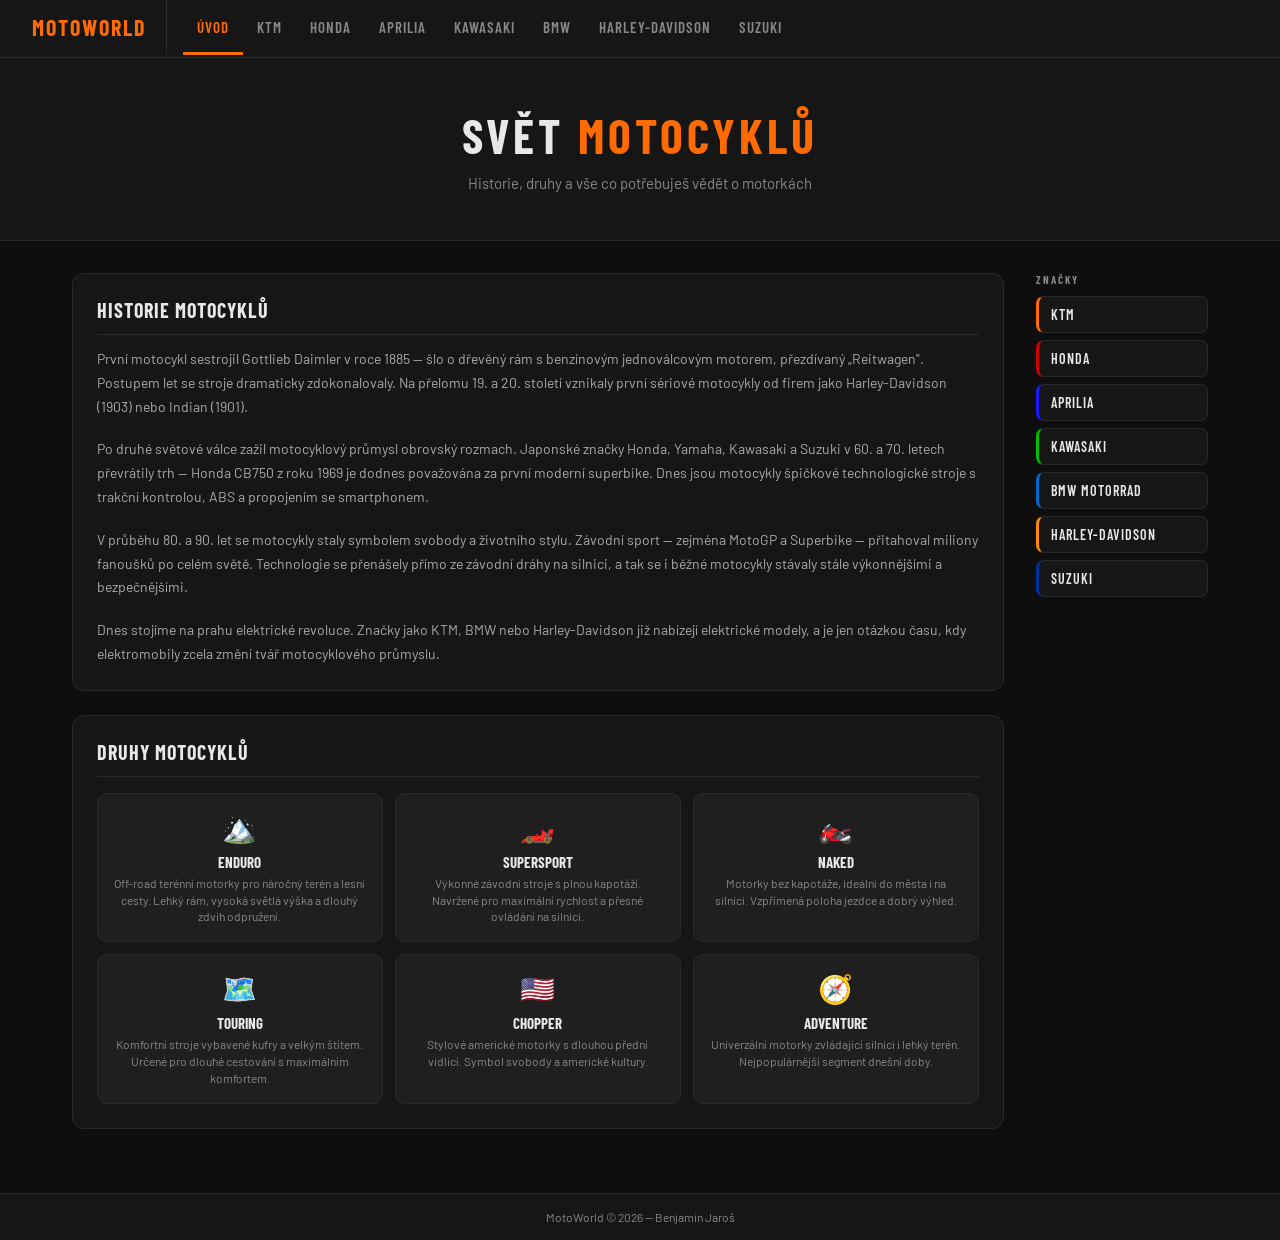
<file: index.html>
<!DOCTYPE html>
<html lang="cs">
<head>
    <meta charset="UTF-8">
    <meta name="viewport" content="width=device-width, initial-scale=1.0">
    <title>MotoWorld – Úvod</title>
    <link rel="stylesheet" href="style.css">
</head>
<body>

    <nav>
        <a href="index.html" class="nav-brand">MotoWorld</a>
        <a href="index.html" class="active">Úvod</a>
        <a href="ktm.html">KTM</a>
        <a href="honda.html">Honda</a>
        <a href="aprilia.html">Aprilia</a>
        <a href="kawasaki.html">Kawasaki</a>
        <a href="bmw.html">BMW</a>
        <a href="harley.html">Harley-Davidson</a>
        <a href="suzuki.html">Suzuki</a>
    </nav>

    <div class="hero">
        <h1>Svět <span>Motocyklů</span></h1>
        <p>Historie, druhy a vše co potřebuješ vědět o motorkách</p>
    </div>

    <div class="layout">
        <div class="content">

            <div class="card">
                <h2>Historie motocyklů</h2>
                <p>
                    První motocykl sestrojil Gottlieb Daimler v roce 1885 — šlo o dřevěný rám s benzínovým jednoválcovým motorem, přezdívaný „Reitwagen". Postupem let se stroje dramaticky zdokonalovaly. Na přelomu 19. a 20. století vznikaly první sériové motocykly od firem jako Harley-Davidson (1903) nebo Indian (1901).
                </p>
                <br>
                <p>
                    Po druhé světové válce zažil motocyklový průmysl obrovský rozmach. Japonské značky Honda, Yamaha, Kawasaki a Suzuki v 60. a 70. letech převrátily trh — Honda CB750 z roku 1969 je dodnes považována za první moderní superbike. Dnes jsou motocykly špičkové technologické stroje s trakční kontrolou, ABS a propojením se smartphonem.
                </p>
                <br>
                <p>
                    V průběhu 80. a 90. let se motocykly staly symbolem svobody a životního stylu. Závodní sport — zejména MotoGP a Superbike — přitahoval miliony fanoušků po celém světě. Technologie se přenášely přímo ze závodní dráhy na silnici, a tak se i běžné motocykly stávaly stále výkonnějšími a bezpečnějšími.
                </p>
                <br>
                <p>
                    Dnes stojíme na prahu elektrické revoluce. Značky jako KTM, BMW nebo Harley-Davidson již nabízejí elektrické modely, a je jen otázkou času, kdy elektromobily zcela změní tvář motocyklového průmyslu.
                </p>
            </div>

            <div class="card">
                <h2>Druhy motocyklů</h2>
                <div class="druhy-grid">
                    <a href="enduro.html" class="druh">
                        <div class="druh-icon">🏔️</div>
                        <h3>Enduro</h3>
                        <p>Off-road terénní motorky pro náročný terén a lesní cesty. Lehký rám, vysoká světlá výška a dlouhý zdvih odpružení.</p>
                    </a>
                    <a href="supersport.html" class="druh">
                        <div class="druh-icon">🏎️</div>
                        <h3>Supersport</h3>
                        <p>Výkonné závodní stroje s plnou kapotáží. Navržené pro maximální rychlost a přesné ovládání na silnici.</p>
                    </a>
                    <a href="naked.html" class="druh">
                        <div class="druh-icon">🏍️</div>
                        <h3>Naked</h3>
                        <p>Motorky bez kapotáže, ideální do města i na silnici. Vzpřímená poloha jezdce a dobrý výhled.</p>
                    </a>
                    <a href="touring.html" class="druh">
                        <div class="druh-icon">🗺️</div>
                        <h3>Touring</h3>
                        <p>Komfortní stroje vybavené kufry a velkým štítem. Určené pro dlouhé cestování s maximálním komfortem.</p>
                    </a>
                    <a href="chopper.html" class="druh">
                        <div class="druh-icon">🇺🇸</div>
                        <h3>Chopper</h3>
                        <p>Stylové americké motorky s dlouhou přední vidlicí. Symbol svobody a americké kultury.</p>
                    </a>
                    <a href="adventure.html" class="druh">
                        <div class="druh-icon">🧭</div>
                        <h3>Adventure</h3>
                        <p>Univerzální motorky zvládající silnici i lehký terén. Nejpopulárnější segment dnešní doby.</p>
                    </a>
                </div>
            </div>

        </div>
        <div class="sidebar">
            <div>
                <div class="sb-title">Značky</div>
                <a href="ktm.html"      class="znacka-btn ktm">KTM</a>
                <a href="honda.html"    class="znacka-btn honda">Honda</a>
                <a href="aprilia.html"  class="znacka-btn aprilia">Aprilia</a>
                <a href="kawasaki.html" class="znacka-btn kawasaki">Kawasaki</a>
                <a href="bmw.html"      class="znacka-btn bmw">BMW Motorrad</a>
                <a href="harley.html"   class="znacka-btn hd">Harley-Davidson</a>
                <a href="suzuki.html"   class="znacka-btn suzuki">Suzuki</a>
            </div>
        </div>
    </div>

    <footer>
        MotoWorld &copy; 2026 — Benjamin Jaroš
    </footer>

</body>
</html>
</file>
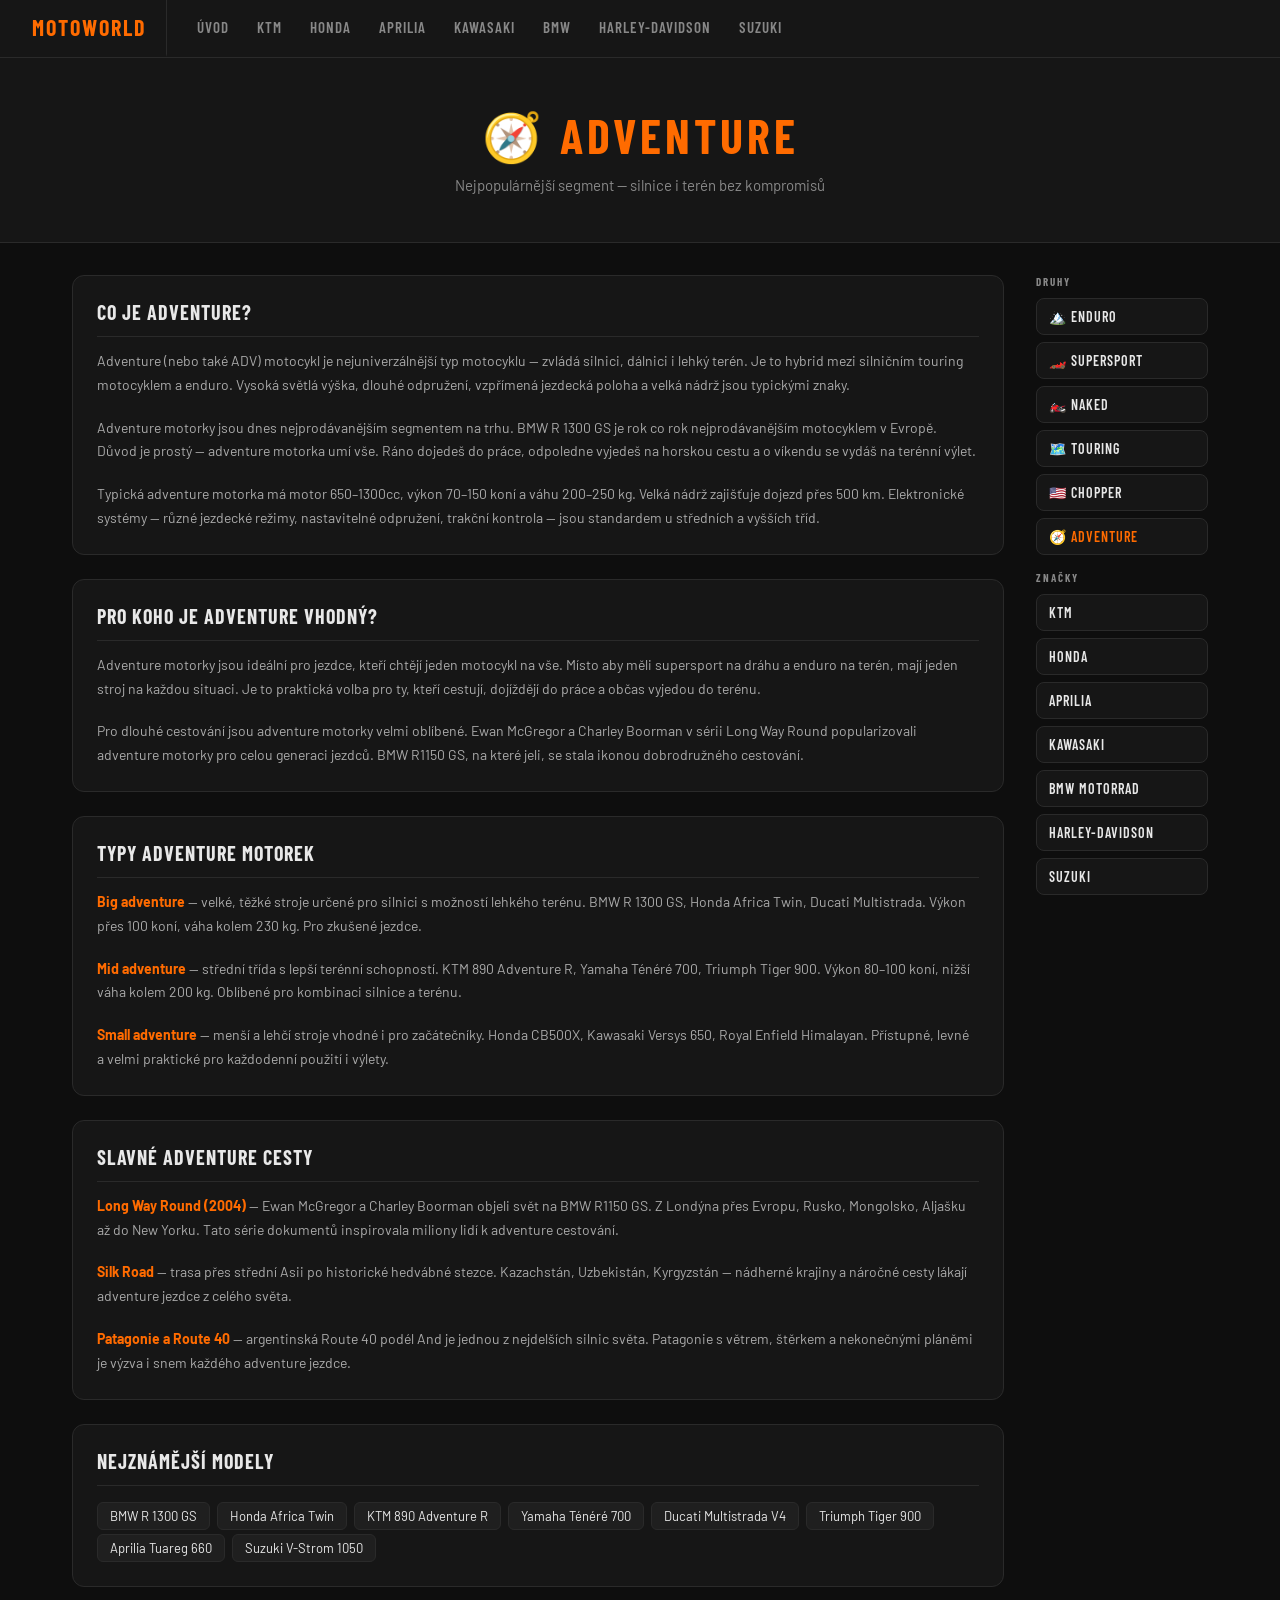
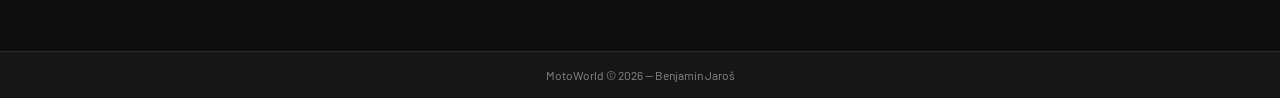
<file: adventure.html>
<!DOCTYPE html>
<html lang="cs">
<head>
    <meta charset="UTF-8">
    <meta name="viewport" content="width=device-width, initial-scale=1.0">
    <title>MotoWorld – Adventure</title>
    <link rel="stylesheet" href="style.css">
</head>
<body>

    <nav>
        <a href="index.html" class="nav-brand">MotoWorld</a>
        <a href="index.html">Úvod</a>
        <a href="ktm.html">KTM</a>
        <a href="honda.html">Honda</a>
        <a href="aprilia.html">Aprilia</a>
        <a href="kawasaki.html">Kawasaki</a>
        <a href="bmw.html">BMW</a>
        <a href="harley.html">Harley-Davidson</a>
        <a href="suzuki.html">Suzuki</a>
    </nav>

    <div class="hero">
        <h1>🧭 <span>Adventure</span></h1>
        <p>Nejpopulárnější segment — silnice i terén bez kompromisů</p>
    </div>

    <div class="layout">
        <div class="content">

            <div class="card">
                <h2>Co je Adventure?</h2>
                <p>Adventure (nebo také ADV) motocykl je nejuniverzálnější typ motocyklu — zvládá silnici, dálnici i lehký terén. Je to hybrid mezi silničním touring motocyklem a enduro. Vysoká světlá výška, dlouhé odpružení, vzpřímená jezdecká poloha a velká nádrž jsou typickými znaky.</p>
                <br>
                <p>Adventure motorky jsou dnes nejprodávanějším segmentem na trhu. BMW R 1300 GS je rok co rok nejprodávanějším motocyklem v Evropě. Důvod je prostý — adventure motorka umí vše. Ráno dojedeš do práce, odpoledne vyjedeš na horskou cestu a o víkendu se vydáš na terénní výlet.</p>
                <br>
                <p>Typická adventure motorka má motor 650–1300cc, výkon 70–150 koní a váhu 200–250 kg. Velká nádrž zajišťuje dojezd přes 500 km. Elektronické systémy — různé jezdecké režimy, nastavitelné odpružení, trakční kontrola — jsou standardem u středních a vyšších tříd.</p>
            </div>

            <div class="card">
                <h2>Pro koho je Adventure vhodný?</h2>
                <p>Adventure motorky jsou ideální pro jezdce, kteří chtějí jeden motocykl na vše. Místo aby měli supersport na dráhu a enduro na terén, mají jeden stroj na každou situaci. Je to praktická volba pro ty, kteří cestují, dojíždějí do práce a občas vyjedou do terénu.</p>
                <br>
                <p>Pro dlouhé cestování jsou adventure motorky velmi oblíbené. Ewan McGregor a Charley Boorman v sérii Long Way Round popularizovali adventure motorky pro celou generaci jezdců. BMW R1150 GS, na které jeli, se stala ikonou dobrodružného cestování.</p>
            </div>

            <div class="card">
                <h2>Typy Adventure motorek</h2>
                <p><strong style="color: #ff6b00;">Big adventure</strong> — velké, těžké stroje určené pro silnici s možností lehkého terénu. BMW R 1300 GS, Honda Africa Twin, Ducati Multistrada. Výkon přes 100 koní, váha kolem 230 kg. Pro zkušené jezdce.</p>
                <br>
                <p><strong style="color: #ff6b00;">Mid adventure</strong> — střední třída s lepší terénní schopností. KTM 890 Adventure R, Yamaha Ténéré 700, Triumph Tiger 900. Výkon 80–100 koní, nižší váha kolem 200 kg. Oblíbené pro kombinaci silnice a terénu.</p>
                <br>
                <p><strong style="color: #ff6b00;">Small adventure</strong> — menší a lehčí stroje vhodné i pro začátečníky. Honda CB500X, Kawasaki Versys 650, Royal Enfield Himalayan. Přístupné, levné a velmi praktické pro každodenní použití i výlety.</p>
            </div>

            <div class="card">
                <h2>Slavné adventure cesty</h2>
                <p><strong style="color: #ff6b00;">Long Way Round (2004)</strong> — Ewan McGregor a Charley Boorman objeli svět na BMW R1150 GS. Z Londýna přes Evropu, Rusko, Mongolsko, Aljašku až do New Yorku. Tato série dokumentů inspirovala miliony lidí k adventure cestování.</p>
                <br>
                <p><strong style="color: #ff6b00;">Silk Road</strong> — trasa přes střední Asii po historické hedvábné stezce. Kazachstán, Uzbekistán, Kyrgyzstán — nádherné krajiny a náročné cesty lákají adventure jezdce z celého světa.</p>
                <br>
                <p><strong style="color: #ff6b00;">Patagonie a Route 40</strong> — argentinská Route 40 podél And je jednou z nejdelších silnic světa. Patagonie s větrem, štěrkem a nekonečnými pláněmi je výzva i snem každého adventure jezdce.</p>
            </div>

            <div class="card">
                <h2>Nejznámější modely</h2>
                <div style="margin-top: 0.5rem;">
                    <span class="model-pill">BMW R 1300 GS</span>
                    <span class="model-pill">Honda Africa Twin</span>
                    <span class="model-pill">KTM 890 Adventure R</span>
                    <span class="model-pill">Yamaha Ténéré 700</span>
                    <span class="model-pill">Ducati Multistrada V4</span>
                    <span class="model-pill">Triumph Tiger 900</span>
                    <span class="model-pill">Aprilia Tuareg 660</span>
                    <span class="model-pill">Suzuki V-Strom 1050</span>
                </div>
            </div>

        </div>
        <div class="sidebar">
            <div>
                <div class="sb-title">Druhy</div>
                <a href="enduro.html"     class="znacka-btn">🏔️ Enduro</a>
                <a href="supersport.html" class="znacka-btn">🏎️ Supersport</a>
                <a href="naked.html"      class="znacka-btn">🏍️ Naked</a>
                <a href="touring.html"    class="znacka-btn">🗺️ Touring</a>
                <a href="chopper.html"    class="znacka-btn">🇺🇸 Chopper</a>
                <a href="adventure.html"  class="znacka-btn" style="color:#ff6b00;">🧭 Adventure</a>
            </div>
            <div style="margin-top:1rem;">
                <div class="sb-title">Značky</div>
                <a href="ktm.html"      class="znacka-btn">KTM</a>
                <a href="honda.html"    class="znacka-btn">Honda</a>
                <a href="aprilia.html"  class="znacka-btn">Aprilia</a>
                <a href="kawasaki.html" class="znacka-btn">Kawasaki</a>
                <a href="bmw.html"      class="znacka-btn">BMW Motorrad</a>
                <a href="harley.html"   class="znacka-btn">Harley-Davidson</a>
                <a href="suzuki.html"   class="znacka-btn">Suzuki</a>
            </div>
        </div>
    </div>

    <footer>MotoWorld &copy; 2026 — Benjamin Jaroš</footer>

</body>
</html>
</file>
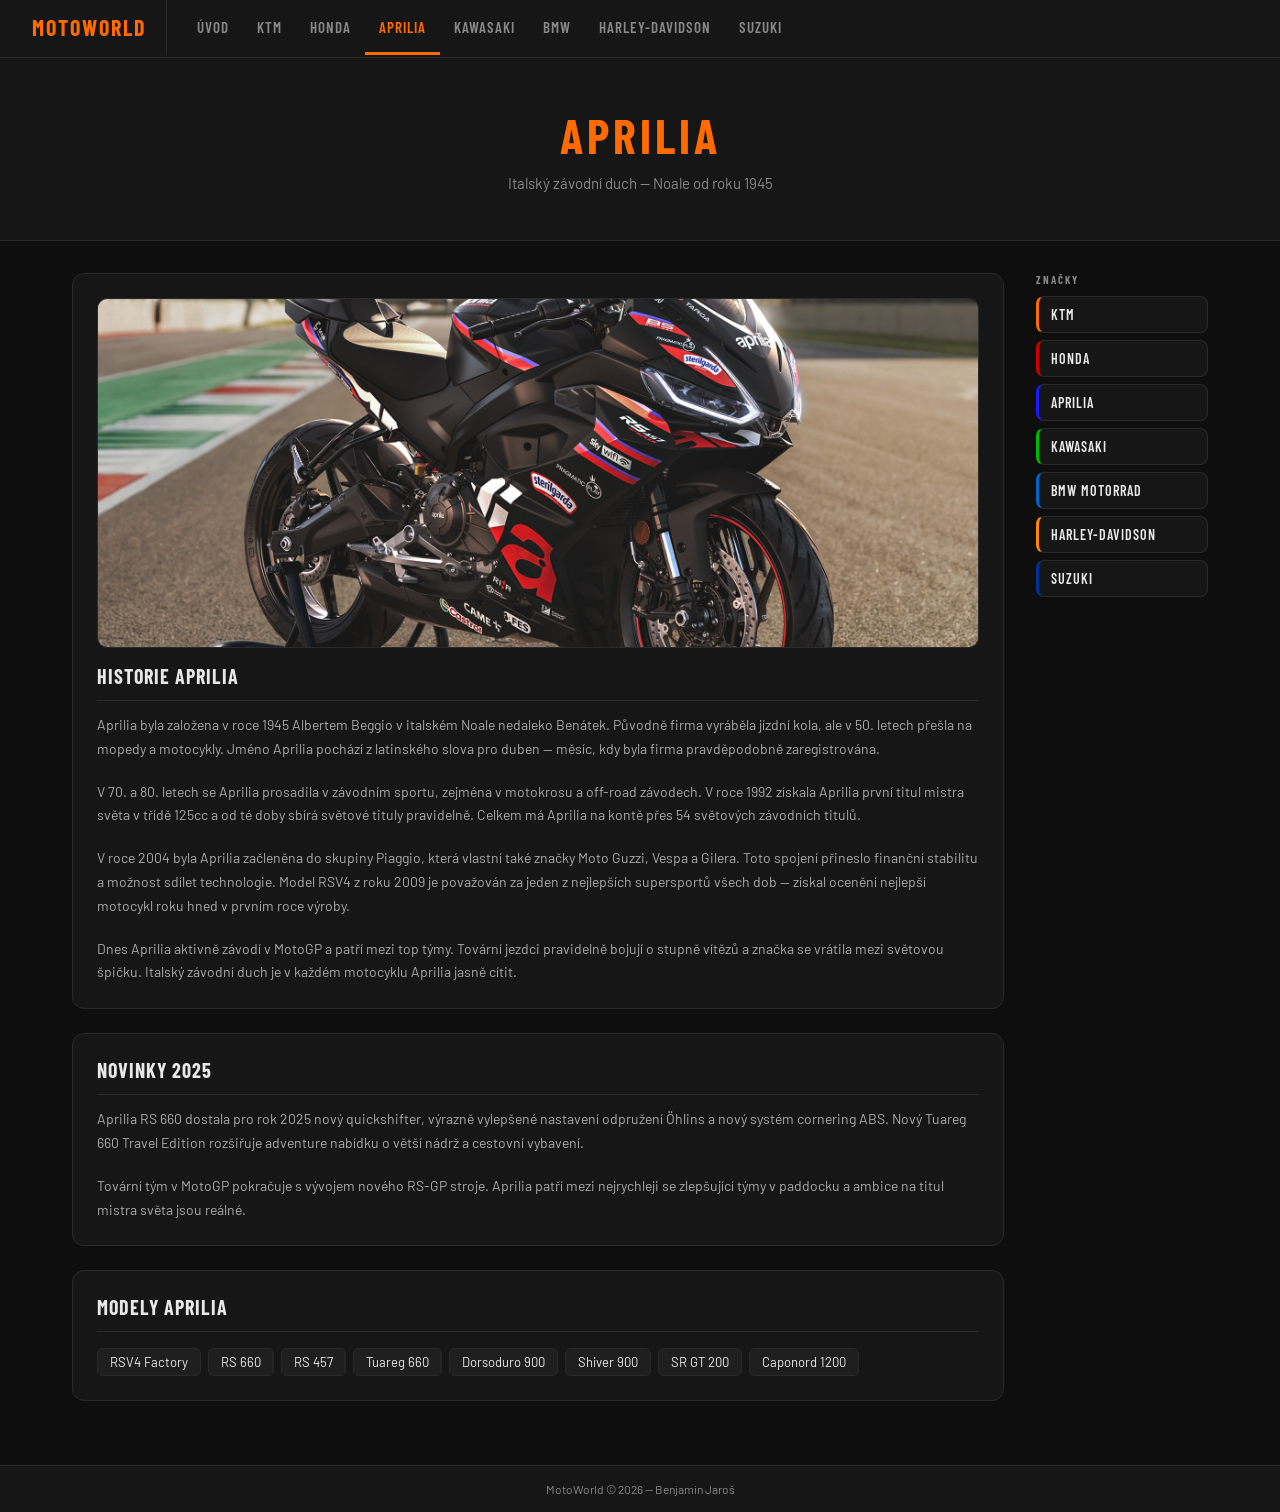
<file: aprilia.html>
<!DOCTYPE html>
<html lang="cs">
<head>
    <meta charset="UTF-8">
    <meta name="viewport" content="width=device-width, initial-scale=1.0">
    <title>MotoWorld – Aprilia</title>
    <link rel="stylesheet" href="style.css">
</head>
<body>

    <nav>
        <a href="index.html" class="nav-brand">MotoWorld</a>
        <a href="index.html">Úvod</a>
        <a href="ktm.html">KTM</a>
        <a href="honda.html">Honda</a>
        <a href="aprilia.html" class="active">Aprilia</a>
        <a href="kawasaki.html">Kawasaki</a>
        <a href="bmw.html">BMW</a>
        <a href="harley.html">Harley-Davidson</a>
        <a href="suzuki.html">Suzuki</a>
    </nav>

    <div class="hero">
        <h1><span>Aprilia</span></h1>
        <p>Italský závodní duch — Noale od roku 1945</p>
    </div>

    <div class="layout">
        <div class="content">

            <div class="card">

                <img src="img/aprilia.1.jpg" alt="Aprilia" class="brand-img">
                <h2>Historie Aprilia</h2>
                <p>
                    Aprilia byla založena v roce 1945 Albertem Beggio v italském Noale nedaleko Benátek. Původně firma vyráběla jízdní kola, ale v 50. letech přešla na mopedy a motocykly. Jméno Aprilia pochází z latinského slova pro duben — měsíc, kdy byla firma pravděpodobně zaregistrována.
                </p>
                <br>
                <p>
                    V 70. a 80. letech se Aprilia prosadila v závodním sportu, zejména v motokrosu a off-road závodech. V roce 1992 získala Aprilia první titul mistra světa v třídě 125cc a od té doby sbírá světové tituly pravidelně. Celkem má Aprilia na kontě přes 54 světových závodních titulů.
                </p>
                <br>
                <p>
                    V roce 2004 byla Aprilia začleněna do skupiny Piaggio, která vlastní také značky Moto Guzzi, Vespa a Gilera. Toto spojení přineslo finanční stabilitu a možnost sdílet technologie. Model RSV4 z roku 2009 je považován za jeden z nejlepších supersportů všech dob — získal ocenění nejlepší motocykl roku hned v prvním roce výroby.
                </p>
                <br>
                <p>
                    Dnes Aprilia aktivně závodí v MotoGP a patří mezi top týmy. Tovární jezdci pravidelně bojují o stupně vítězů a značka se vrátila mezi světovou špičku. Italský závodní duch je v každém motocyklu Aprilia jasně cítit.
                </p>
            </div>

            <div class="card">
                <h2>Novinky 2025</h2>
                <p>
                    Aprilia RS 660 dostala pro rok 2025 nový quickshifter, výrazně vylepšené nastavení odpružení Öhlins a nový systém cornering ABS. Nový Tuareg 660 Travel Edition rozšiřuje adventure nabídku o větší nádrž a cestovní vybavení.
                </p>
                <br>
                <p>
                    Tovární tým v MotoGP pokračuje s vývojem nového RS-GP stroje. Aprilia patří mezi nejrychleji se zlepšující týmy v paddocku a ambice na titul mistra světa jsou reálné.
                </p>
            </div>

            <div class="card">
                <h2>Modely Aprilia</h2>
                <div style="margin-top: 0.5rem;">
                    <span class="model-pill">RSV4 Factory</span>
                    <span class="model-pill">RS 660</span>
                    <span class="model-pill">RS 457</span>
                    <span class="model-pill">Tuareg 660</span>
                    <span class="model-pill">Dorsoduro 900</span>
                    <span class="model-pill">Shiver 900</span>
                    <span class="model-pill">SR GT 200</span>
                    <span class="model-pill">Caponord 1200</span>
                </div>
            </div>

        </div>
        <div class="sidebar">
            <div>
                <div class="sb-title">Značky</div>
                <a href="ktm.html"      class="znacka-btn ktm">KTM</a>
                <a href="honda.html"    class="znacka-btn honda">Honda</a>
                <a href="aprilia.html"  class="znacka-btn aprilia">Aprilia</a>
                <a href="kawasaki.html" class="znacka-btn kawasaki">Kawasaki</a>
                <a href="bmw.html"      class="znacka-btn bmw">BMW Motorrad</a>
                <a href="harley.html"   class="znacka-btn hd">Harley-Davidson</a>
                <a href="suzuki.html"   class="znacka-btn suzuki">Suzuki</a>
            </div>
        </div>
    </div>

    <footer>
        MotoWorld &copy; 2026 — Benjamin Jaroš
    </footer>

</body>
</html>
</file>
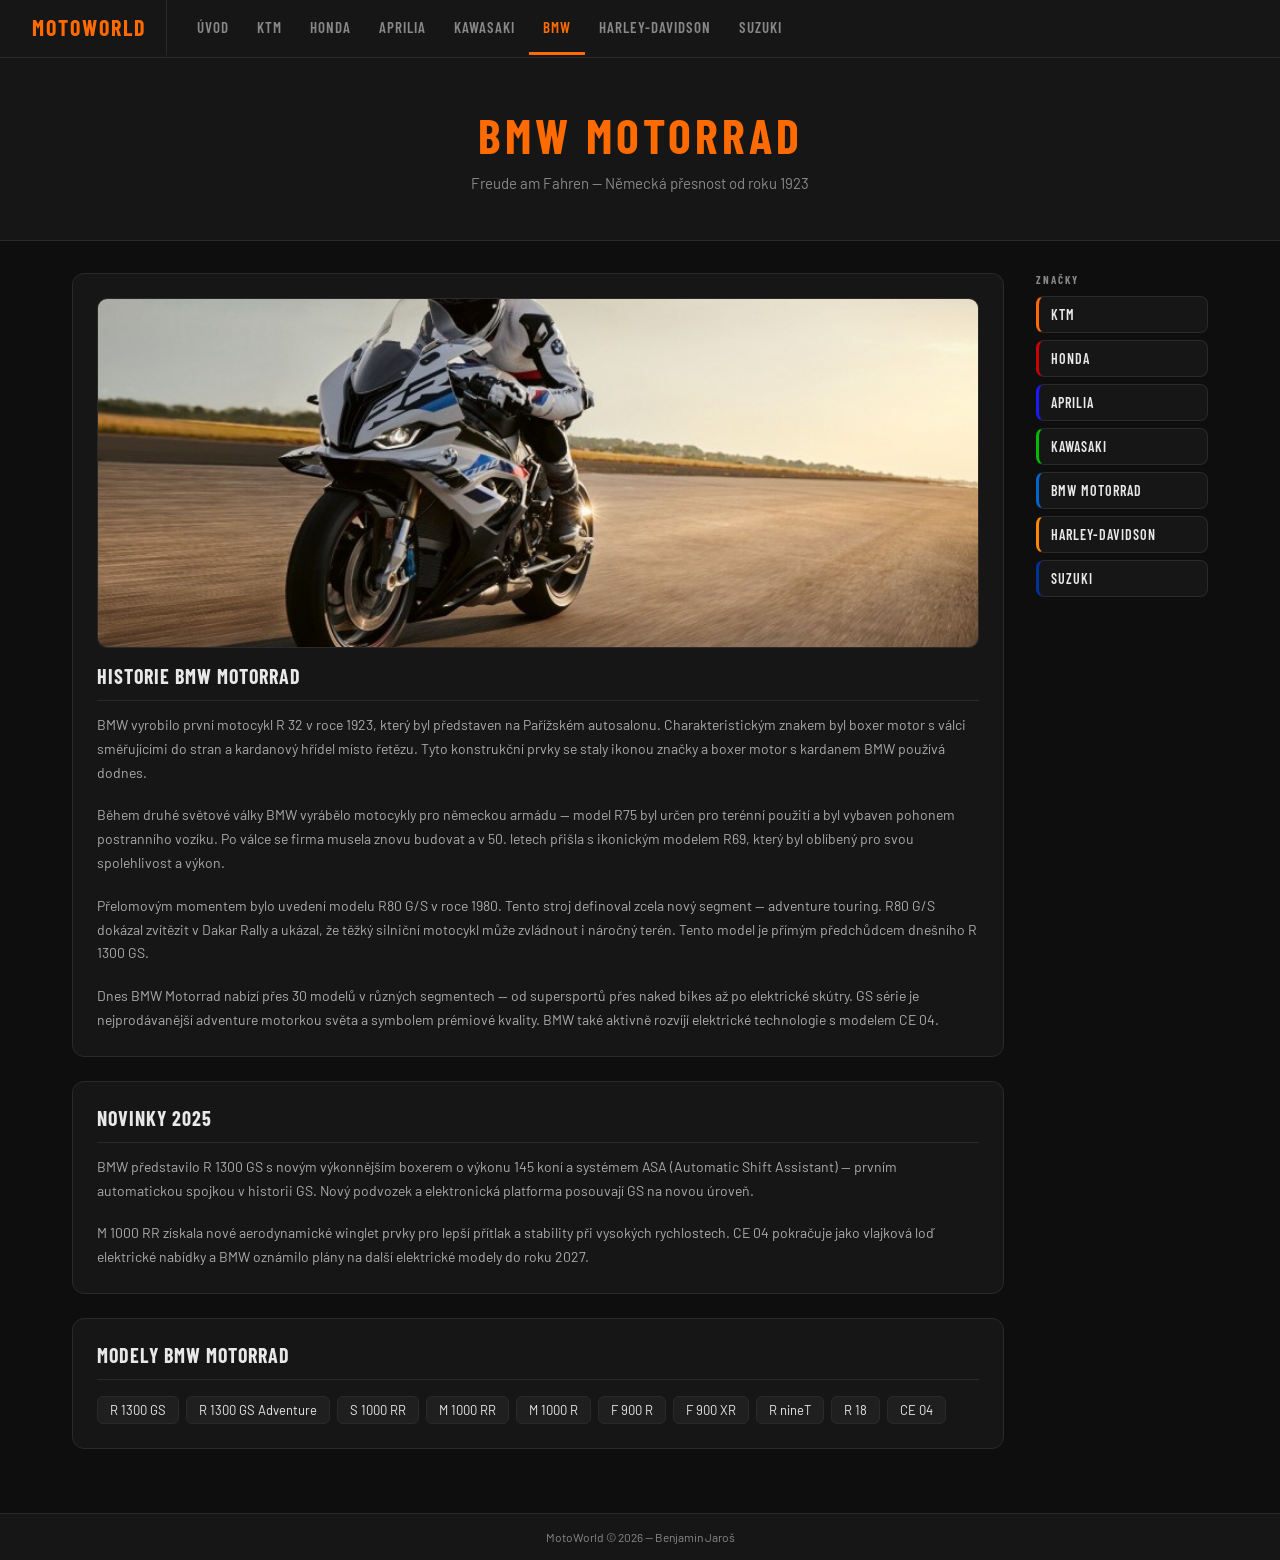
<file: bmw.html>
<!DOCTYPE html>
<html lang="cs">
<head>
    <meta charset="UTF-8">
    <meta name="viewport" content="width=device-width, initial-scale=1.0">
    <title>MotoWorld – BMW Motorrad</title>
    <link rel="stylesheet" href="style.css">
</head>
<body>

    <nav>
        <a href="index.html" class="nav-brand">MotoWorld</a>
        <a href="index.html">Úvod</a>
        <a href="ktm.html">KTM</a>
        <a href="honda.html">Honda</a>
        <a href="aprilia.html">Aprilia</a>
        <a href="kawasaki.html">Kawasaki</a>
        <a href="bmw.html" class="active">BMW</a>
        <a href="harley.html">Harley-Davidson</a>
        <a href="suzuki.html">Suzuki</a>
    </nav>

    <div class="hero">
        <h1><span>BMW Motorrad</span></h1>
        <p>Freude am Fahren — Německá přesnost od roku 1923</p>
    </div>

    <div class="layout">
        <div class="content">

            <div class="card">
                
                <img src="img/bmw.1.jpg" alt="BMW Motorrad" class="brand-img">
                <h2>Historie BMW Motorrad</h2>
                <p>
                    BMW vyrobilo první motocykl R 32 v roce 1923, který byl představen na Pařížském autosalonu. Charakteristickým znakem byl boxer motor s válci směřujícími do stran a kardanový hřídel místo řetězu. Tyto konstrukční prvky se staly ikonou značky a boxer motor s kardanem BMW používá dodnes.
                </p>
                <br>
                <p>
                    Během druhé světové války BMW vyrábělo motocykly pro německou armádu — model R75 byl určen pro terénní použití a byl vybaven pohonem postranního vozíku. Po válce se firma musela znovu budovat a v 50. letech přišla s ikonickým modelem R69, který byl oblíbený pro svou spolehlivost a výkon.
                </p>
                <br>
                <p>
                    Přelomovým momentem bylo uvedení modelu R80 G/S v roce 1980. Tento stroj definoval zcela nový segment — adventure touring. R80 G/S dokázal zvítězit v Dakar Rally a ukázal, že těžký silniční motocykl může zvládnout i náročný terén. Tento model je přímým předchůdcem dnešního R 1300 GS.
                </p>
                <br>
                <p>
                    Dnes BMW Motorrad nabízí přes 30 modelů v různých segmentech — od supersportů přes naked bikes až po elektrické skútry. GS série je nejprodávanější adventure motorkou světa a symbolem prémiové kvality. BMW také aktivně rozvíjí elektrické technologie s modelem CE 04.
                </p>
            </div>

            <div class="card">
                <h2>Novinky 2025</h2>
                <p>
                    BMW představilo R 1300 GS s novým výkonnějším boxerem o výkonu 145 koní a systémem ASA (Automatic Shift Assistant) — prvním automatickou spojkou v historii GS. Nový podvozek a elektronická platforma posouvají GS na novou úroveň.
                </p>
                <br>
                <p>
                    M 1000 RR získala nové aerodynamické winglet prvky pro lepší přítlak a stability při vysokých rychlostech. CE 04 pokračuje jako vlajková loď elektrické nabídky a BMW oznámilo plány na další elektrické modely do roku 2027.
                </p>
            </div>

            <div class="card">
                <h2>Modely BMW Motorrad</h2>
                <div style="margin-top: 0.5rem;">
                    <span class="model-pill">R 1300 GS</span>
                    <span class="model-pill">R 1300 GS Adventure</span>
                    <span class="model-pill">S 1000 RR</span>
                    <span class="model-pill">M 1000 RR</span>
                    <span class="model-pill">M 1000 R</span>
                    <span class="model-pill">F 900 R</span>
                    <span class="model-pill">F 900 XR</span>
                    <span class="model-pill">R nineT</span>
                    <span class="model-pill">R 18</span>
                    <span class="model-pill">CE 04</span>
                </div>
            </div>

        </div>
        <div class="sidebar">
            <div>
                <div class="sb-title">Značky</div>
                <a href="ktm.html"      class="znacka-btn ktm">KTM</a>
                <a href="honda.html"    class="znacka-btn honda">Honda</a>
                <a href="aprilia.html"  class="znacka-btn aprilia">Aprilia</a>
                <a href="kawasaki.html" class="znacka-btn kawasaki">Kawasaki</a>
                <a href="bmw.html"      class="znacka-btn bmw">BMW Motorrad</a>
                <a href="harley.html"   class="znacka-btn hd">Harley-Davidson</a>
                <a href="suzuki.html"   class="znacka-btn suzuki">Suzuki</a>
            </div>
        </div>
    </div>

    <footer>
        MotoWorld &copy; 2026 — Benjamin Jaroš
    </footer>

</body>
</html>
</file>
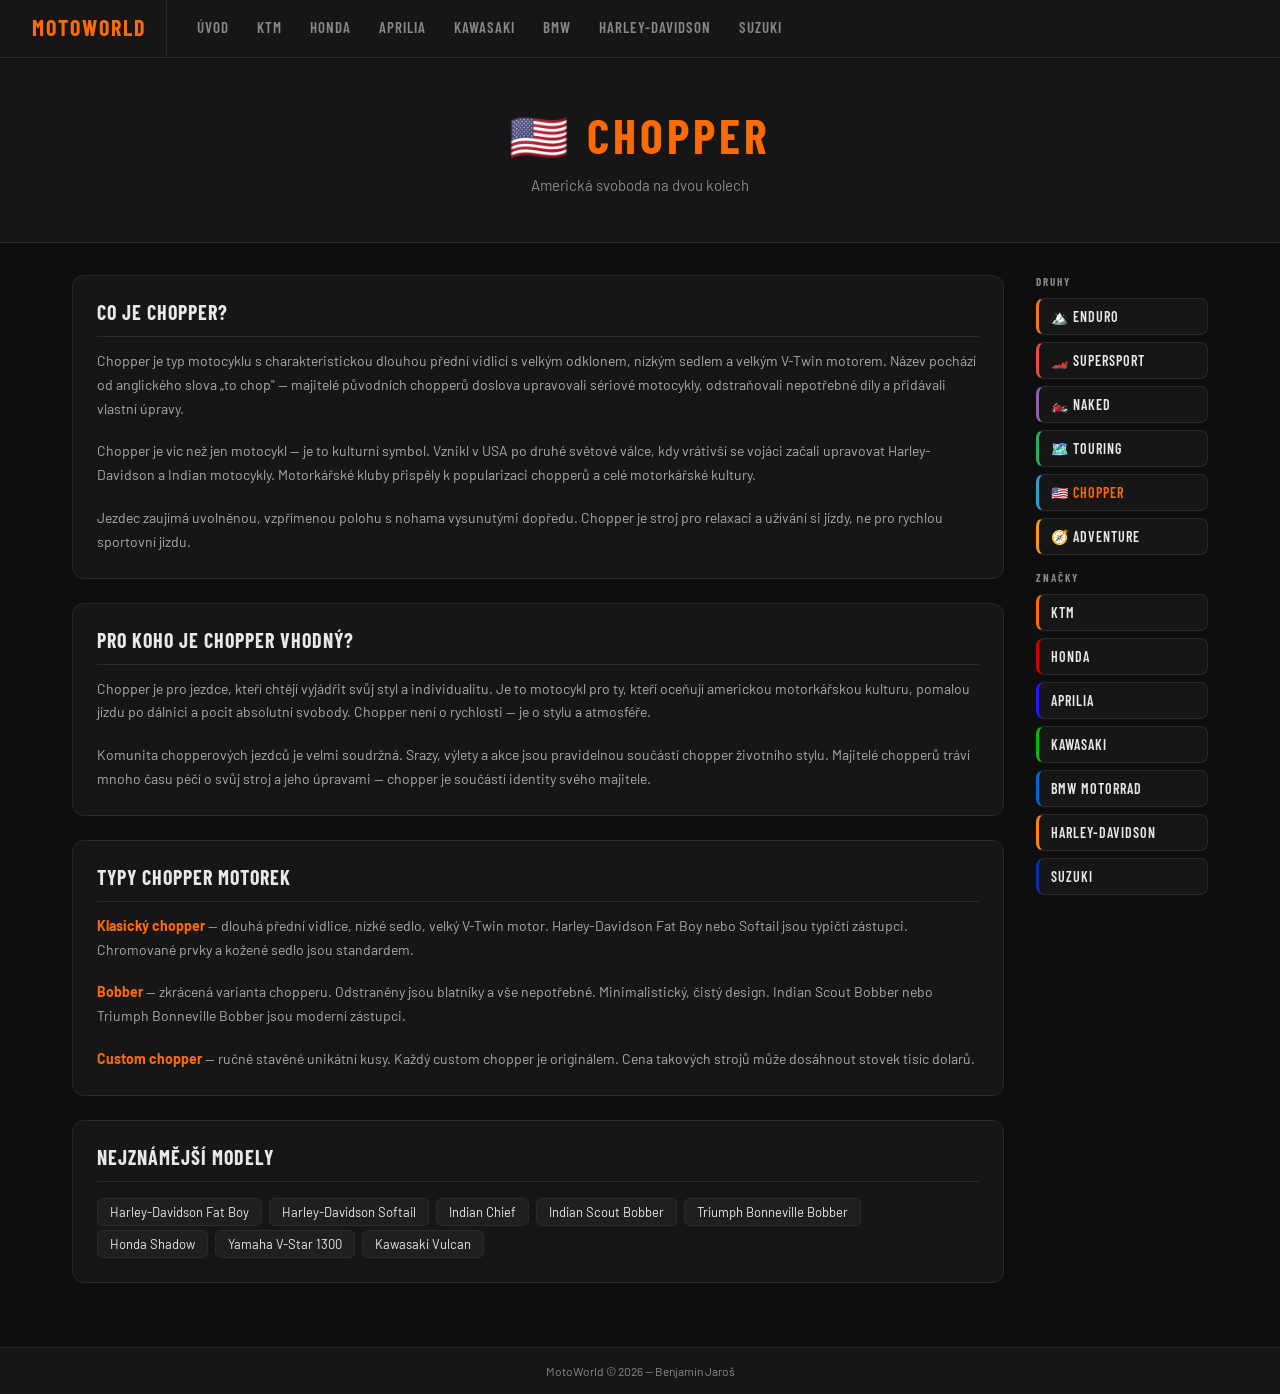
<file: chopper.html>
<!DOCTYPE html>
<html lang="cs">
<head>
    <meta charset="UTF-8">
    <meta name="viewport" content="width=device-width, initial-scale=1.0">
    <title>MotoWorld – Chopper</title>
    <link rel="stylesheet" href="style.css">
</head>
<body>

    <nav>
        <a href="index.html" class="nav-brand">MotoWorld</a>
        <a href="index.html">Úvod</a>
        <a href="ktm.html">KTM</a>
        <a href="honda.html">Honda</a>
        <a href="aprilia.html">Aprilia</a>
        <a href="kawasaki.html">Kawasaki</a>
        <a href="bmw.html">BMW</a>
        <a href="harley.html">Harley-Davidson</a>
        <a href="suzuki.html">Suzuki</a>
    </nav>

    <div class="hero">
        <h1>🇺🇸 <span>Chopper</span></h1>
        <p>Americká svoboda na dvou kolech</p>
    </div>

    <div class="layout">
        <div class="content">

            <div class="card">
                <h2>Co je Chopper?</h2>
                <p>Chopper je typ motocyklu s charakteristickou dlouhou přední vidlicí s velkým odklonem, nízkým sedlem a velkým V-Twin motorem. Název pochází od anglického slova „to chop" — majitelé původních chopperů doslova upravovali sériové motocykly, odstraňovali nepotřebné díly a přidávali vlastní úpravy.</p>
                <br>
                <p>Chopper je víc než jen motocykl — je to kulturní symbol. Vznikl v USA po druhé světové válce, kdy vrátivší se vojáci začali upravovat Harley-Davidson a Indian motocykly. Motorkářské kluby přispěly k popularizaci chopperů a celé motorkářské kultury.</p>
                <br>
                <p>Jezdec zaujímá uvolněnou, vzpřímenou polohu s nohama vysunutými dopředu. Chopper je stroj pro relaxaci a užívání si jízdy, ne pro rychlou sportovní jízdu.</p>
            </div>

            <div class="card">
                <h2>Pro koho je Chopper vhodný?</h2>
                <p>Chopper je pro jezdce, kteří chtějí vyjádřit svůj styl a individualitu. Je to motocykl pro ty, kteří oceňují americkou motorkářskou kulturu, pomalou jízdu po dálnici a pocit absolutní svobody. Chopper není o rychlosti — je o stylu a atmosféře.</p>
                <br>
                <p>Komunita chopperových jezdců je velmi soudržná. Srazy, výlety a akce jsou pravidelnou součástí chopper životního stylu. Majitelé chopperů tráví mnoho času péčí o svůj stroj a jeho úpravami — chopper je součástí identity svého majitele.</p>
            </div>

            <div class="card">
                <h2>Typy Chopper motorek</h2>
                <p><strong style="color: #ff6b00;">Klasický chopper</strong> — dlouhá přední vidlice, nízké sedlo, velký V-Twin motor. Harley-Davidson Fat Boy nebo Softail jsou typičtí zástupci. Chromované prvky a kožené sedlo jsou standardem.</p>
                <br>
                <p><strong style="color: #ff6b00;">Bobber</strong> — zkrácená varianta chopperu. Odstraněny jsou blatníky a vše nepotřebné. Minimalistický, čistý design. Indian Scout Bobber nebo Triumph Bonneville Bobber jsou moderní zástupci.</p>
                <br>
                <p><strong style="color: #ff6b00;">Custom chopper</strong> — ručně stavěné unikátní kusy. Každý custom chopper je originálem. Cena takových strojů může dosáhnout stovek tisíc dolarů.</p>
            </div>

            <div class="card">
                <h2>Nejznámější modely</h2>
                <div style="margin-top: 0.5rem;">
                    <span class="model-pill">Harley-Davidson Fat Boy</span>
                    <span class="model-pill">Harley-Davidson Softail</span>
                    <span class="model-pill">Indian Chief</span>
                    <span class="model-pill">Indian Scout Bobber</span>
                    <span class="model-pill">Triumph Bonneville Bobber</span>
                    <span class="model-pill">Honda Shadow</span>
                    <span class="model-pill">Yamaha V-Star 1300</span>
                    <span class="model-pill">Kawasaki Vulcan</span>
                </div>
            </div>

        </div>
        <div class="sidebar">
            <div>
                <div class="sb-title">Druhy</div>
                <a href="enduro.html"     class="znacka-btn" style="border-left:3px solid #e67e22;">🏔️ Enduro</a>
                <a href="supersport.html" class="znacka-btn" style="border-left:3px solid #e74c3c;">🏎️ Supersport</a>
                <a href="naked.html"      class="znacka-btn" style="border-left:3px solid #9b59b6;">🏍️ Naked</a>
                <a href="touring.html"    class="znacka-btn" style="border-left:3px solid #27ae60;">🗺️ Touring</a>
                <a href="chopper.html"    class="znacka-btn" style="border-left:3px solid #3498db; color:#ff6b00;">🇺🇸 Chopper</a>
                <a href="adventure.html"  class="znacka-btn" style="border-left:3px solid #f39c12;">🧭 Adventure</a>
            </div>
            <div style="margin-top:1rem;">
                <div class="sb-title">Značky</div>
                <a href="ktm.html"      class="znacka-btn ktm">KTM</a>
                <a href="honda.html"    class="znacka-btn honda">Honda</a>
                <a href="aprilia.html"  class="znacka-btn aprilia">Aprilia</a>
                <a href="kawasaki.html" class="znacka-btn kawasaki">Kawasaki</a>
                <a href="bmw.html"      class="znacka-btn bmw">BMW Motorrad</a>
                <a href="harley.html"   class="znacka-btn hd">Harley-Davidson</a>
                <a href="suzuki.html"   class="znacka-btn suzuki">Suzuki</a>
            </div>
        </div>
    </div>

    <footer>MotoWorld &copy; 2026 — Benjamin Jaroš</footer>

</body>
</html>
</file>
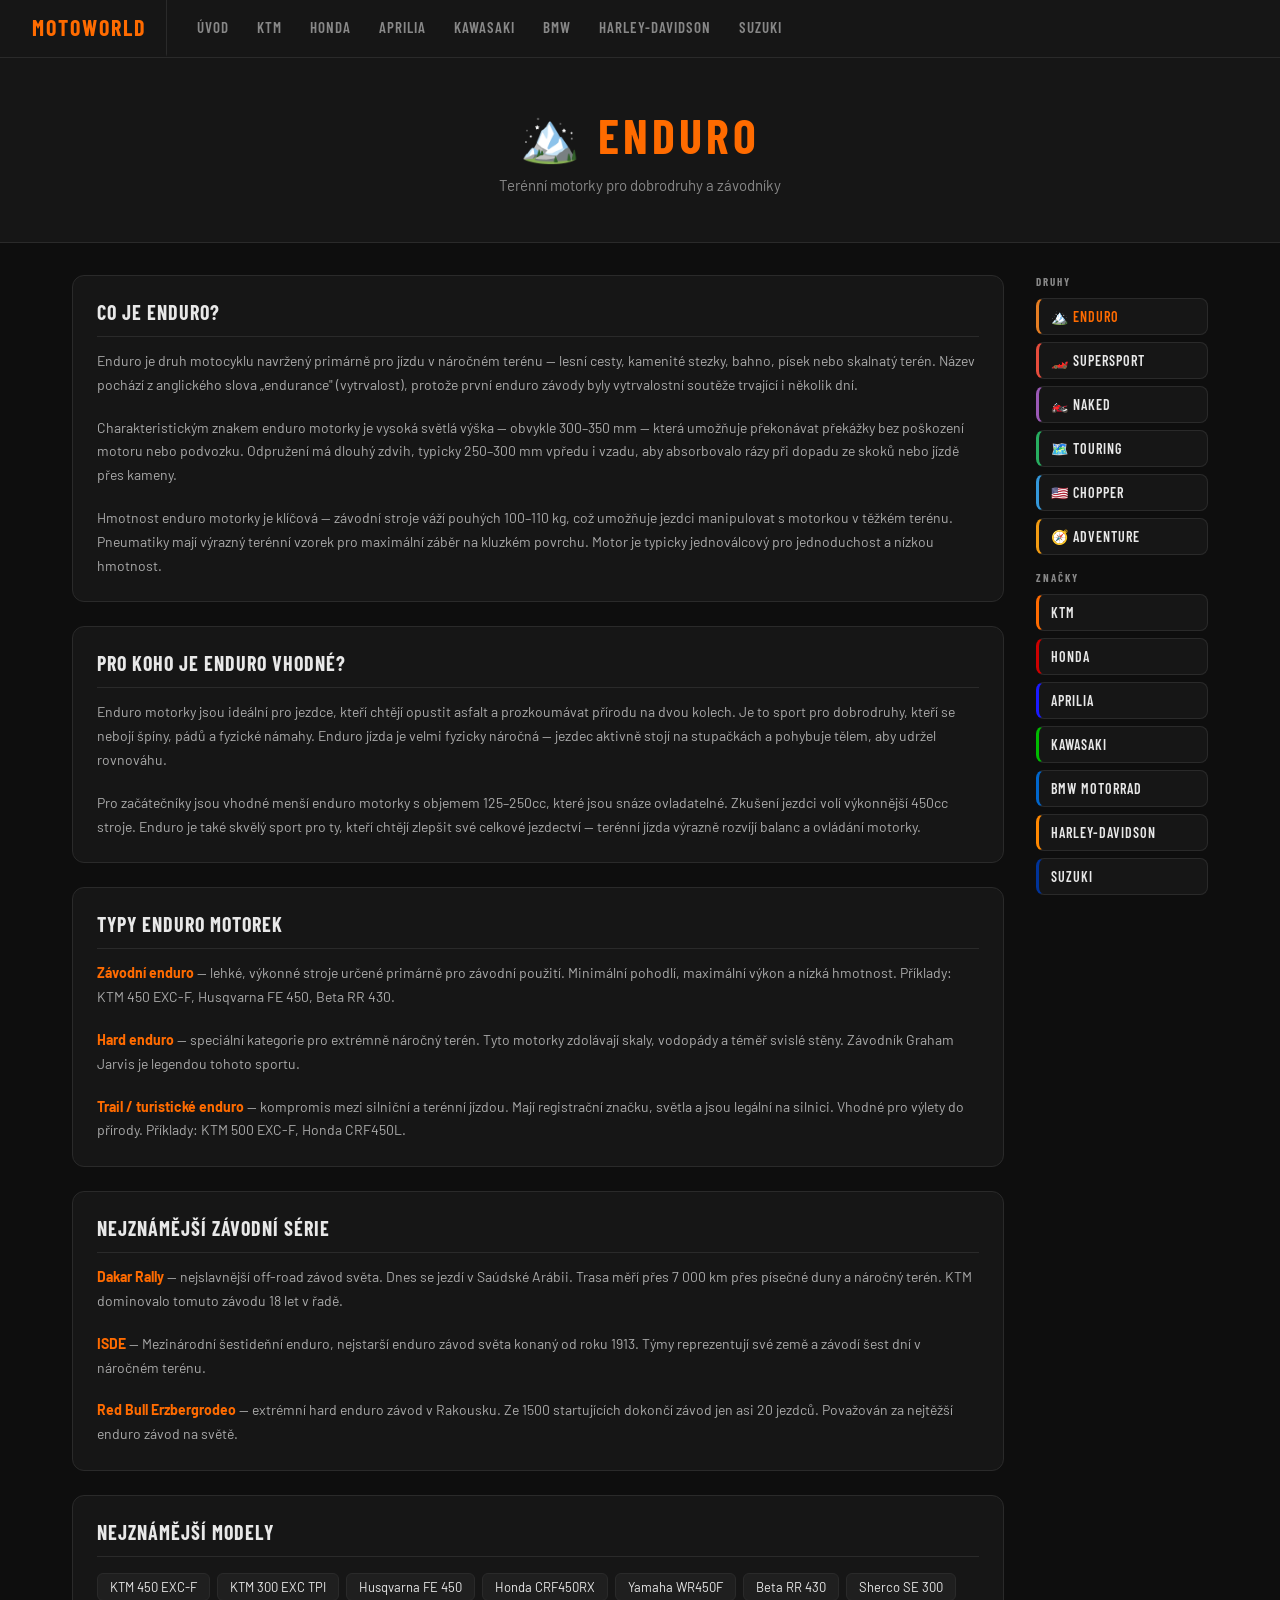
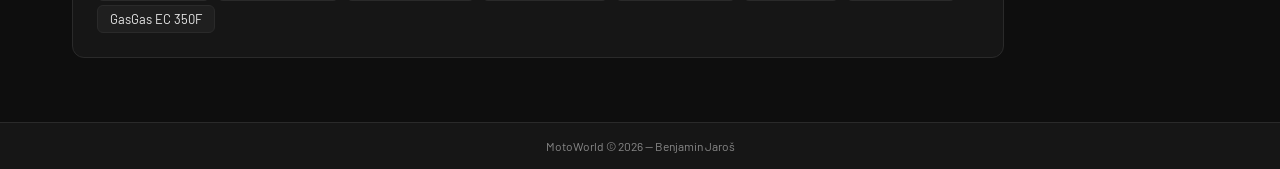
<file: enduro.html>
<!DOCTYPE html>
<html lang="cs">
<head>
    <meta charset="UTF-8">
    <meta name="viewport" content="width=device-width, initial-scale=1.0">
    <title>MotoWorld – Enduro</title>
    <link rel="stylesheet" href="style.css">
</head>
<body>

    <nav>
        <a href="index.html" class="nav-brand">MotoWorld</a>
        <a href="index.html">Úvod</a>
        <a href="ktm.html">KTM</a>
        <a href="honda.html">Honda</a>
        <a href="aprilia.html">Aprilia</a>
        <a href="kawasaki.html">Kawasaki</a>
        <a href="bmw.html">BMW</a>
        <a href="harley.html">Harley-Davidson</a>
        <a href="suzuki.html">Suzuki</a>
    </nav>

    <div class="hero">
        <h1>🏔️ <span>Enduro</span></h1>
        <p>Terénní motorky pro dobrodruhy a závodníky</p>
    </div>

    <div class="layout">
        <div class="content">

            <div class="card">
                <h2>Co je Enduro?</h2>
                <p>Enduro je druh motocyklu navržený primárně pro jízdu v náročném terénu — lesní cesty, kamenité stezky, bahno, písek nebo skalnatý terén. Název pochází z anglického slova „endurance" (vytrvalost), protože první enduro závody byly vytrvalostní soutěže trvající i několik dní.</p>
                <br>
                <p>Charakteristickým znakem enduro motorky je vysoká světlá výška — obvykle 300–350 mm — která umožňuje překonávat překážky bez poškození motoru nebo podvozku. Odpružení má dlouhý zdvih, typicky 250–300 mm vpředu i vzadu, aby absorbovalo rázy při dopadu ze skoků nebo jízdě přes kameny.</p>
                <br>
                <p>Hmotnost enduro motorky je klíčová — závodní stroje váží pouhých 100–110 kg, což umožňuje jezdci manipulovat s motorkou v těžkém terénu. Pneumatiky mají výrazný terénní vzorek pro maximální záběr na kluzkém povrchu. Motor je typicky jednoválcový pro jednoduchost a nízkou hmotnost.</p>
            </div>

            <div class="card">
                <h2>Pro koho je Enduro vhodné?</h2>
                <p>Enduro motorky jsou ideální pro jezdce, kteří chtějí opustit asfalt a prozkoumávat přírodu na dvou kolech. Je to sport pro dobrodruhy, kteří se nebojí špíny, pádů a fyzické námahy. Enduro jízda je velmi fyzicky náročná — jezdec aktivně stojí na stupačkách a pohybuje tělem, aby udržel rovnováhu.</p>
                <br>
                <p>Pro začátečníky jsou vhodné menší enduro motorky s objemem 125–250cc, které jsou snáze ovladatelné. Zkušení jezdci volí výkonnější 450cc stroje. Enduro je také skvělý sport pro ty, kteří chtějí zlepšit své celkové jezdectví — terénní jízda výrazně rozvíjí balanc a ovládání motorky.</p>
            </div>

            <div class="card">
                <h2>Typy Enduro motorek</h2>
                <p><strong style="color: #ff6b00;">Závodní enduro</strong> — lehké, výkonné stroje určené primárně pro závodní použití. Minimální pohodlí, maximální výkon a nízká hmotnost. Příklady: KTM 450 EXC-F, Husqvarna FE 450, Beta RR 430.</p>
                <br>
                <p><strong style="color: #ff6b00;">Hard enduro</strong> — speciální kategorie pro extrémně náročný terén. Tyto motorky zdolávají skaly, vodopády a téměř svislé stěny. Závodník Graham Jarvis je legendou tohoto sportu.</p>
                <br>
                <p><strong style="color: #ff6b00;">Trail / turistické enduro</strong> — kompromis mezi silniční a terénní jízdou. Mají registrační značku, světla a jsou legální na silnici. Vhodné pro výlety do přírody. Příklady: KTM 500 EXC-F, Honda CRF450L.</p>
            </div>

            <div class="card">
                <h2>Nejznámější závodní série</h2>
                <p><strong style="color: #ff6b00;">Dakar Rally</strong> — nejslavnější off-road závod světa. Dnes se jezdí v Saúdské Arábii. Trasa měří přes 7 000 km přes písečné duny a náročný terén. KTM dominovalo tomuto závodu 18 let v řadě.</p>
                <br>
                <p><strong style="color: #ff6b00;">ISDE</strong> — Mezinárodní šestideňní enduro, nejstarší enduro závod světa konaný od roku 1913. Týmy reprezentují své země a závodí šest dní v náročném terénu.</p>
                <br>
                <p><strong style="color: #ff6b00;">Red Bull Erzbergrodeo</strong> — extrémní hard enduro závod v Rakousku. Ze 1500 startujících dokončí závod jen asi 20 jezdců. Považován za nejtěžší enduro závod na světě.</p>
            </div>

            <div class="card">
                <h2>Nejznámější modely</h2>
                <div style="margin-top: 0.5rem;">
                    <span class="model-pill">KTM 450 EXC-F</span>
                    <span class="model-pill">KTM 300 EXC TPI</span>
                    <span class="model-pill">Husqvarna FE 450</span>
                    <span class="model-pill">Honda CRF450RX</span>
                    <span class="model-pill">Yamaha WR450F</span>
                    <span class="model-pill">Beta RR 430</span>
                    <span class="model-pill">Sherco SE 300</span>
                    <span class="model-pill">GasGas EC 350F</span>
                </div>
            </div>

        </div>
        <div class="sidebar">
            <div>
                <div class="sb-title">Druhy</div>
                <a href="enduro.html"     class="znacka-btn" style="border-left:3px solid #e67e22; color:#ff6b00;">🏔️ Enduro</a>
                <a href="supersport.html" class="znacka-btn" style="border-left:3px solid #e74c3c;">🏎️ Supersport</a>
                <a href="naked.html"      class="znacka-btn" style="border-left:3px solid #9b59b6;">🏍️ Naked</a>
                <a href="touring.html"    class="znacka-btn" style="border-left:3px solid #27ae60;">🗺️ Touring</a>
                <a href="chopper.html"    class="znacka-btn" style="border-left:3px solid #3498db;">🇺🇸 Chopper</a>
                <a href="adventure.html"  class="znacka-btn" style="border-left:3px solid #f39c12;">🧭 Adventure</a>
            </div>
            <div style="margin-top:1rem;">
                <div class="sb-title">Značky</div>
                <a href="ktm.html"      class="znacka-btn ktm">KTM</a>
                <a href="honda.html"    class="znacka-btn honda">Honda</a>
                <a href="aprilia.html"  class="znacka-btn aprilia">Aprilia</a>
                <a href="kawasaki.html" class="znacka-btn kawasaki">Kawasaki</a>
                <a href="bmw.html"      class="znacka-btn bmw">BMW Motorrad</a>
                <a href="harley.html"   class="znacka-btn hd">Harley-Davidson</a>
                <a href="suzuki.html"   class="znacka-btn suzuki">Suzuki</a>
            </div>
        </div>
    </div>

    <footer>MotoWorld &copy; 2026 — Benjamin Jaroš</footer>

</body>
</html>
</file>
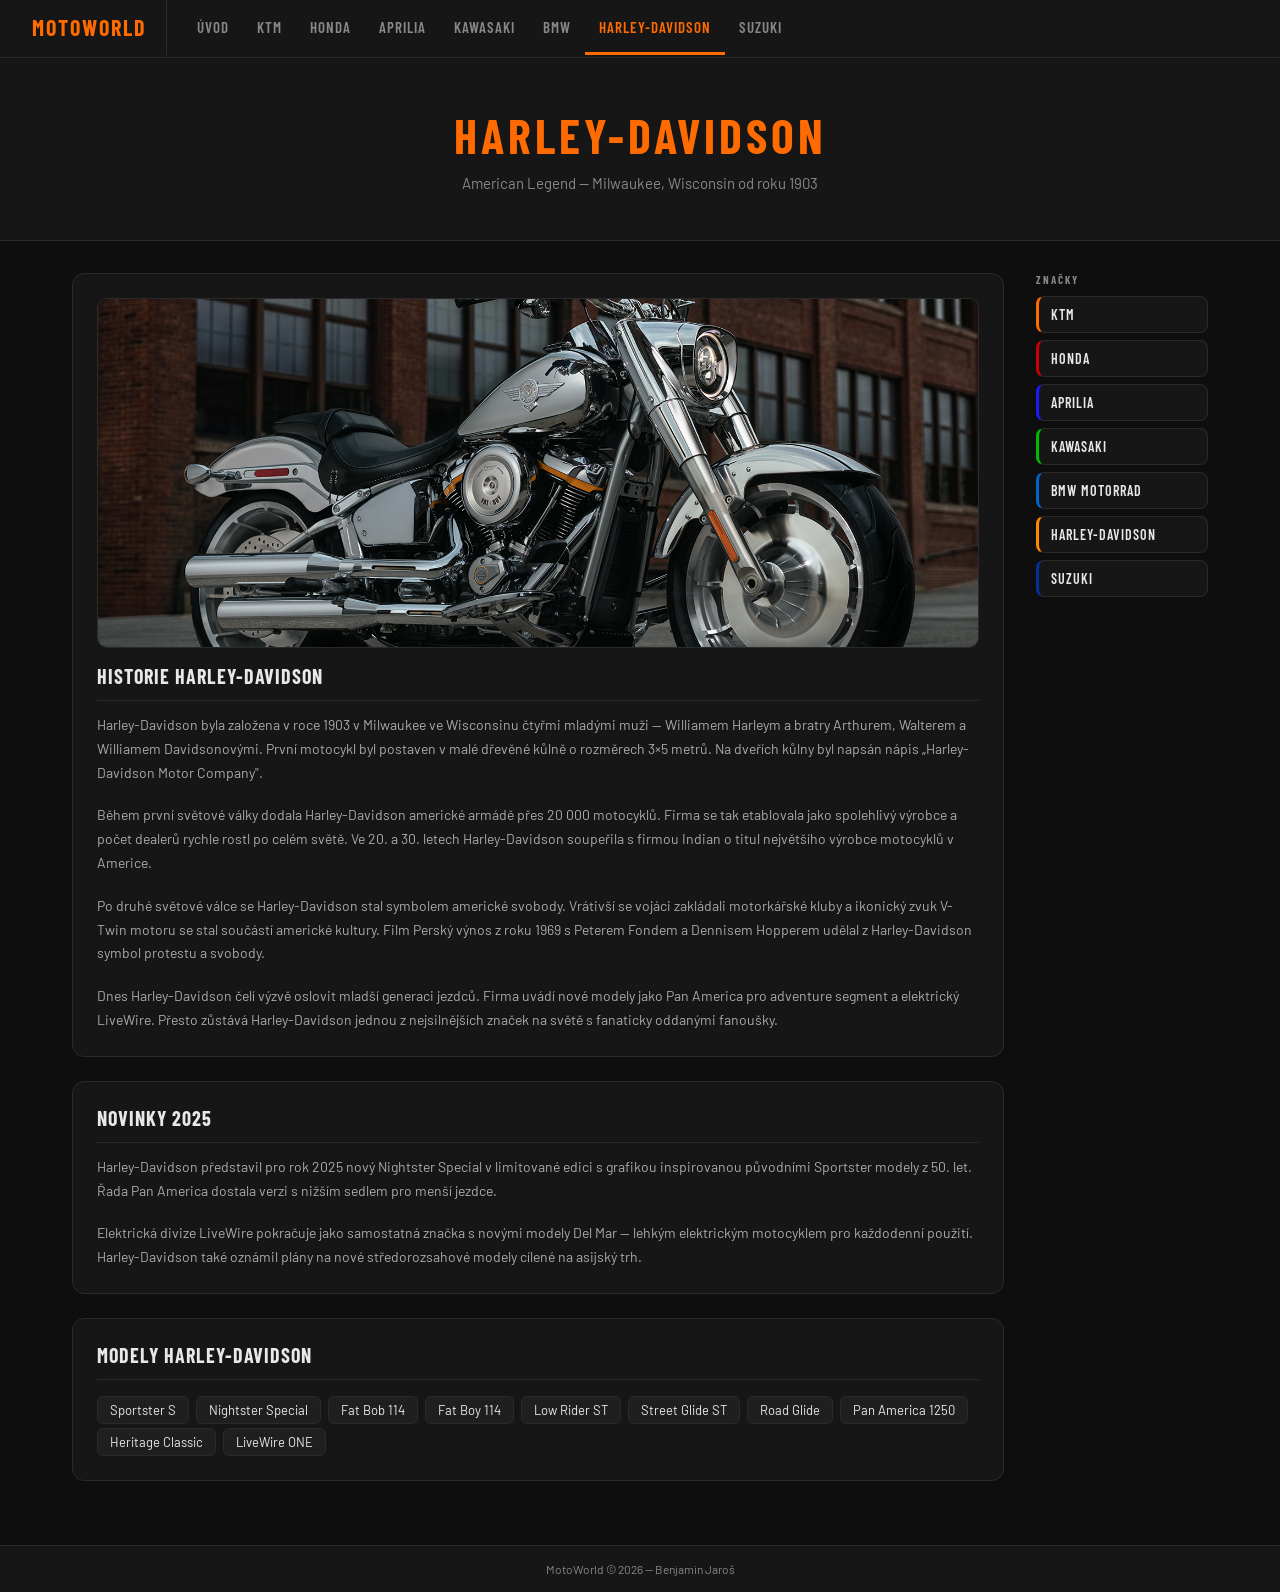
<file: harley.html>
<!DOCTYPE html>
<html lang="cs">
<head>
    <meta charset="UTF-8">
    <meta name="viewport" content="width=device-width, initial-scale=1.0">
    <title>MotoWorld – Harley-Davidson</title>
    <link rel="stylesheet" href="style.css">
</head>
<body>

    <nav>
        <a href="index.html" class="nav-brand">MotoWorld</a>
        <a href="index.html">Úvod</a>
        <a href="ktm.html">KTM</a>
        <a href="honda.html">Honda</a>
        <a href="aprilia.html">Aprilia</a>
        <a href="kawasaki.html">Kawasaki</a>
        <a href="bmw.html">BMW</a>
        <a href="harley.html" class="active">Harley-Davidson</a>
        <a href="suzuki.html">Suzuki</a>
    </nav>

    <div class="hero">
        <h1><span>Harley-Davidson</span></h1>
        <p>American Legend — Milwaukee, Wisconsin od roku 1903</p>
    </div>

    <div class="layout">
        <div class="content">

            <div class="card">
               
                <img src="img/harley.1.jpg" alt="Harley-Davidson" class="brand-img">
                <h2>Historie Harley-Davidson</h2>
                <p>
                    Harley-Davidson byla založena v roce 1903 v Milwaukee ve Wisconsinu čtyřmi mladými muži — Williamem Harleym a bratry Arthurem, Walterem a Williamem Davidsonovými. První motocykl byl postaven v malé dřevěné kůlně o rozměrech 3×5 metrů. Na dveřích kůlny byl napsán nápis „Harley-Davidson Motor Company".
                </p>
                <br>
                <p>
                    Během první světové války dodala Harley-Davidson americké armádě přes 20 000 motocyklů. Firma se tak etablovala jako spolehlivý výrobce a počet dealerů rychle rostl po celém světě. Ve 20. a 30. letech Harley-Davidson soupeřila s firmou Indian o titul největšího výrobce motocyklů v Americe.
                </p>
                <br>
                <p>
                    Po druhé světové válce se Harley-Davidson stal symbolem americké svobody. Vrátivší se vojáci zakládali motorkářské kluby a ikonický zvuk V-Twin motoru se stal součástí americké kultury. Film Perský výnos z roku 1969 s Peterem Fondem a Dennisem Hopperem udělal z Harley-Davidson symbol protestu a svobody.
                </p>
                <br>
                <p>
                    Dnes Harley-Davidson čelí výzvě oslovit mladší generaci jezdců. Firma uvádí nové modely jako Pan America pro adventure segment a elektrický LiveWire. Přesto zůstává Harley-Davidson jednou z nejsilnějších značek na světě s fanaticky oddanými fanoušky.
                </p>
            </div>

            <div class="card">
                <h2>Novinky 2025</h2>
                <p>
                    Harley-Davidson představil pro rok 2025 nový Nightster Special v limitované edici s grafikou inspirovanou původními Sportster modely z 50. let. Řada Pan America dostala verzi s nižším sedlem pro menší jezdce.
                </p>
                <br>
                <p>
                    Elektrická divize LiveWire pokračuje jako samostatná značka s novými modely Del Mar — lehkým elektrickým motocyklem pro každodenní použití. Harley-Davidson také oznámil plány na nové středorozsahové modely cílené na asijský trh.
                </p>
            </div>

            <div class="card">
                <h2>Modely Harley-Davidson</h2>
                <div style="margin-top: 0.5rem;">
                    <span class="model-pill">Sportster S</span>
                    <span class="model-pill">Nightster Special</span>
                    <span class="model-pill">Fat Bob 114</span>
                    <span class="model-pill">Fat Boy 114</span>
                    <span class="model-pill">Low Rider ST</span>
                    <span class="model-pill">Street Glide ST</span>
                    <span class="model-pill">Road Glide</span>
                    <span class="model-pill">Pan America 1250</span>
                    <span class="model-pill">Heritage Classic</span>
                    <span class="model-pill">LiveWire ONE</span>
                </div>
            </div>

        </div>
        <div class="sidebar">
            <div>
                <div class="sb-title">Značky</div>
                <a href="ktm.html"      class="znacka-btn ktm">KTM</a>
                <a href="honda.html"    class="znacka-btn honda">Honda</a>
                <a href="aprilia.html"  class="znacka-btn aprilia">Aprilia</a>
                <a href="kawasaki.html" class="znacka-btn kawasaki">Kawasaki</a>
                <a href="bmw.html"      class="znacka-btn bmw">BMW Motorrad</a>
                <a href="harley.html"   class="znacka-btn hd">Harley-Davidson</a>
                <a href="suzuki.html"   class="znacka-btn suzuki">Suzuki</a>
            </div>
        </div>
    </div>

    <footer>
        MotoWorld &copy; 2026 — Benjamin Jaroš
    </footer>

</body>
</html>
</file>
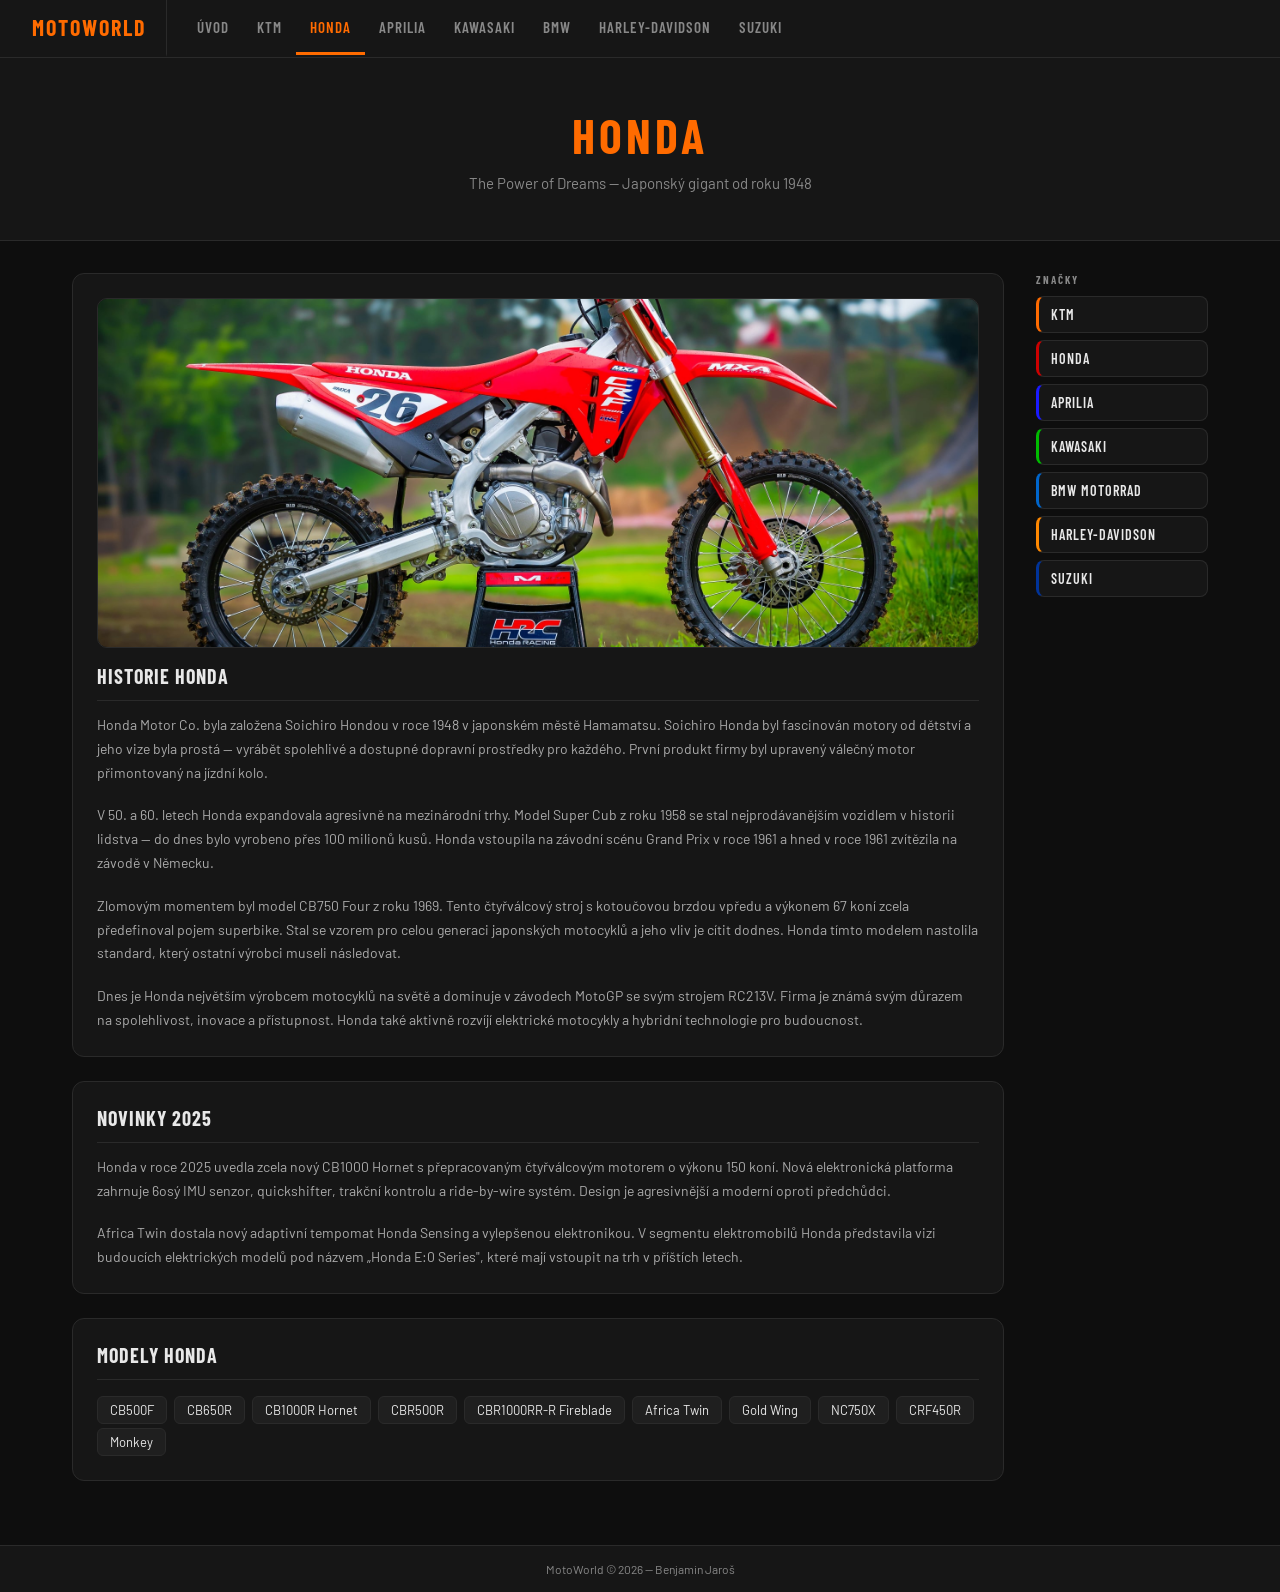
<file: honda.html>
<!DOCTYPE html>
<html lang="cs">
<head>
    <meta charset="UTF-8">
    <meta name="viewport" content="width=device-width, initial-scale=1.0">
    <title>MotoWorld – Honda</title>
    <link rel="stylesheet" href="style.css">
</head>
<body>

    <nav>
        <a href="index.html" class="nav-brand">MotoWorld</a>
        <a href="index.html">Úvod</a>
        <a href="ktm.html">KTM</a>
        <a href="honda.html" class="active">Honda</a>
        <a href="aprilia.html">Aprilia</a>
        <a href="kawasaki.html">Kawasaki</a>
        <a href="bmw.html">BMW</a>
        <a href="harley.html">Harley-Davidson</a>
        <a href="suzuki.html">Suzuki</a>
    </nav>

    <div class="hero">
        <h1><span>Honda</span></h1>
        <p>The Power of Dreams — Japonský gigant od roku 1948</p>
    </div>

    <div class="layout">
        <div class="content">

            <div class="card">
                
                <img src="img/honda.1.jpg" alt="Honda" class="brand-img">
                <h2>Historie Honda</h2>
                <p>
                    Honda Motor Co. byla založena Soichiro Hondou v roce 1948 v japonském městě Hamamatsu. Soichiro Honda byl fascinován motory od dětství a jeho vize byla prostá — vyrábět spolehlivé a dostupné dopravní prostředky pro každého. První produkt firmy byl upravený válečný motor přimontovaný na jízdní kolo.
                </p>
                <br>
                <p>
                    V 50. a 60. letech Honda expandovala agresivně na mezinárodní trhy. Model Super Cub z roku 1958 se stal nejprodávanějším vozidlem v historii lidstva — do dnes bylo vyrobeno přes 100 milionů kusů. Honda vstoupila na závodní scénu Grand Prix v roce 1961 a hned v roce 1961 zvítězila na závodě v Německu.
                </p>
                <br>
                <p>
                    Zlomovým momentem byl model CB750 Four z roku 1969. Tento čtyřválcový stroj s kotoučovou brzdou vpředu a výkonem 67 koní zcela předefinoval pojem superbike. Stal se vzorem pro celou generaci japonských motocyklů a jeho vliv je cítit dodnes. Honda tímto modelem nastolila standard, který ostatní výrobci museli následovat.
                </p>
                <br>
                <p>
                    Dnes je Honda největším výrobcem motocyklů na světě a dominuje v závodech MotoGP se svým strojem RC213V. Firma je známá svým důrazem na spolehlivost, inovace a přístupnost. Honda také aktivně rozvíjí elektrické motocykly a hybridní technologie pro budoucnost.
                </p>
            </div>

            <div class="card">
                <h2>Novinky 2025</h2>
                <p>
                    Honda v roce 2025 uvedla zcela nový CB1000 Hornet s přepracovaným čtyřválcovým motorem o výkonu 150 koní. Nová elektronická platforma zahrnuje 6osý IMU senzor, quickshifter, trakční kontrolu a ride-by-wire systém. Design je agresivnější a moderní oproti předchůdci.
                </p>
                <br>
                <p>
                    Africa Twin dostala nový adaptivní tempomat Honda Sensing a vylepšenou elektronikou. V segmentu elektromobilů Honda představila vizi budoucích elektrických modelů pod názvem „Honda E:0 Series", které mají vstoupit na trh v příštích letech.
                </p>
            </div>

            <div class="card">
                <h2>Modely Honda</h2>
                <div style="margin-top: 0.5rem;">
                    <span class="model-pill">CB500F</span>
                    <span class="model-pill">CB650R</span>
                    <span class="model-pill">CB1000R Hornet</span>
                    <span class="model-pill">CBR500R</span>
                    <span class="model-pill">CBR1000RR-R Fireblade</span>
                    <span class="model-pill">Africa Twin</span>
                    <span class="model-pill">Gold Wing</span>
                    <span class="model-pill">NC750X</span>
                    <span class="model-pill">CRF450R</span>
                    <span class="model-pill">Monkey</span>
                </div>
            </div>

        </div>
        <div class="sidebar">
            <div>
                <div class="sb-title">Značky</div>
                <a href="ktm.html"      class="znacka-btn ktm">KTM</a>
                <a href="honda.html"    class="znacka-btn honda">Honda</a>
                <a href="aprilia.html"  class="znacka-btn aprilia">Aprilia</a>
                <a href="kawasaki.html" class="znacka-btn kawasaki">Kawasaki</a>
                <a href="bmw.html"      class="znacka-btn bmw">BMW Motorrad</a>
                <a href="harley.html"   class="znacka-btn hd">Harley-Davidson</a>
                <a href="suzuki.html"   class="znacka-btn suzuki">Suzuki</a>
            </div>
        </div>
    </div>

    <footer>
        MotoWorld &copy; 2026 — Benjamin Jaroš
    </footer>

</body>
</html>
</file>
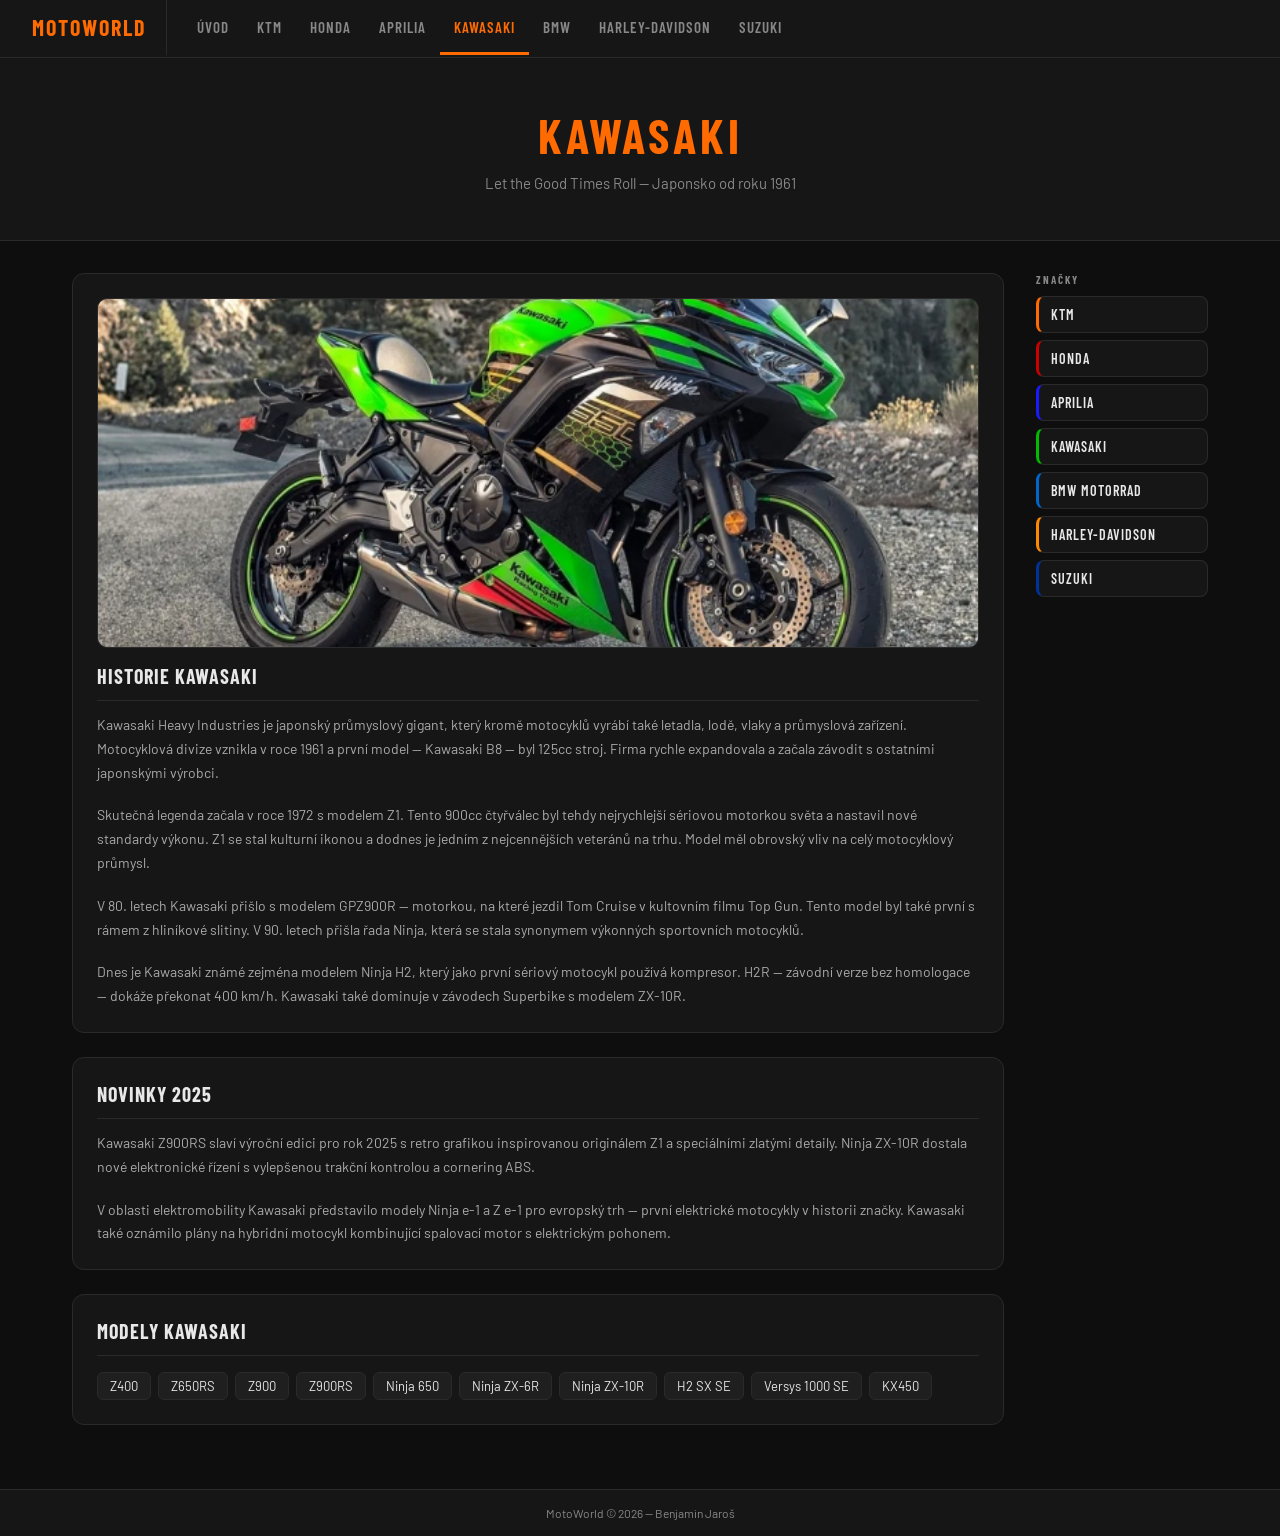
<file: kawasaki.html>
<!DOCTYPE html>
<html lang="cs">
<head>
    <meta charset="UTF-8">
    <meta name="viewport" content="width=device-width, initial-scale=1.0">
    <title>MotoWorld – Kawasaki</title>
    <link rel="stylesheet" href="style.css">
</head>
<body>

    <nav>
        <a href="index.html" class="nav-brand">MotoWorld</a>
        <a href="index.html">Úvod</a>
        <a href="ktm.html">KTM</a>
        <a href="honda.html">Honda</a>
        <a href="aprilia.html">Aprilia</a>
        <a href="kawasaki.html" class="active">Kawasaki</a>
        <a href="bmw.html">BMW</a>
        <a href="harley.html">Harley-Davidson</a>
        <a href="suzuki.html">Suzuki</a>
    </nav>

    <div class="hero">
        <h1><span>Kawasaki</span></h1>
        <p>Let the Good Times Roll — Japonsko od roku 1961</p>
    </div>

    <div class="layout">
        <div class="content">

            <div class="card">
                
                <img src="img/ninja.1.jpg" alt="Kawasaki" class="brand-img">
                <h2>Historie Kawasaki</h2>
                <p>
                    Kawasaki Heavy Industries je japonský průmyslový gigant, který kromě motocyklů vyrábí také letadla, lodě, vlaky a průmyslová zařízení. Motocyklová divize vznikla v roce 1961 a první model — Kawasaki B8 — byl 125cc stroj. Firma rychle expandovala a začala závodit s ostatními japonskými výrobci.
                </p>
                <br>
                <p>
                    Skutečná legenda začala v roce 1972 s modelem Z1. Tento 900cc čtyřválec byl tehdy nejrychlejší sériovou motorkou světa a nastavil nové standardy výkonu. Z1 se stal kulturní ikonou a dodnes je jedním z nejcennějších veteránů na trhu. Model měl obrovský vliv na celý motocyklový průmysl.
                </p>
                <br>
                <p>
                    V 80. letech Kawasaki přišlo s modelem GPZ900R — motorkou, na které jezdil Tom Cruise v kultovním filmu Top Gun. Tento model byl také první s rámem z hliníkové slitiny. V 90. letech přišla řada Ninja, která se stala synonymem výkonných sportovních motocyklů.
                </p>
                <br>
                <p>
                    Dnes je Kawasaki známé zejména modelem Ninja H2, který jako první sériový motocykl používá kompresor. H2R — závodní verze bez homologace — dokáže překonat 400 km/h. Kawasaki také dominuje v závodech Superbike s modelem ZX-10R.
                </p>
            </div>

            <div class="card">
                <h2>Novinky 2025</h2>
                <p>
                    Kawasaki Z900RS slaví výroční edici pro rok 2025 s retro grafikou inspirovanou originálem Z1 a speciálními zlatými detaily. Ninja ZX-10R dostala nové elektronické řízení s vylepšenou trakční kontrolou a cornering ABS.
                </p>
                <br>
                <p>
                    V oblasti elektromobility Kawasaki představilo modely Ninja e-1 a Z e-1 pro evropský trh — první elektrické motocykly v historii značky. Kawasaki také oznámilo plány na hybridní motocykl kombinující spalovací motor s elektrickým pohonem.
                </p>
            </div>

            <div class="card">
                <h2>Modely Kawasaki</h2>
                <div style="margin-top: 0.5rem;">
                    <span class="model-pill">Z400</span>
                    <span class="model-pill">Z650RS</span>
                    <span class="model-pill">Z900</span>
                    <span class="model-pill">Z900RS</span>
                    <span class="model-pill">Ninja 650</span>
                    <span class="model-pill">Ninja ZX-6R</span>
                    <span class="model-pill">Ninja ZX-10R</span>
                    <span class="model-pill">H2 SX SE</span>
                    <span class="model-pill">Versys 1000 SE</span>
                    <span class="model-pill">KX450</span>
                </div>
            </div>

        </div>
        <div class="sidebar">
            <div>
                <div class="sb-title">Značky</div>
                <a href="ktm.html"      class="znacka-btn ktm">KTM</a>
                <a href="honda.html"    class="znacka-btn honda">Honda</a>
                <a href="aprilia.html"  class="znacka-btn aprilia">Aprilia</a>
                <a href="kawasaki.html" class="znacka-btn kawasaki">Kawasaki</a>
                <a href="bmw.html"      class="znacka-btn bmw">BMW Motorrad</a>
                <a href="harley.html"   class="znacka-btn hd">Harley-Davidson</a>
                <a href="suzuki.html"   class="znacka-btn suzuki">Suzuki</a>
            </div>
        </div>
    </div>

    <footer>
        MotoWorld &copy; 2026 — Benjamin Jaroš
    </footer>

</body>
</html>
</file>
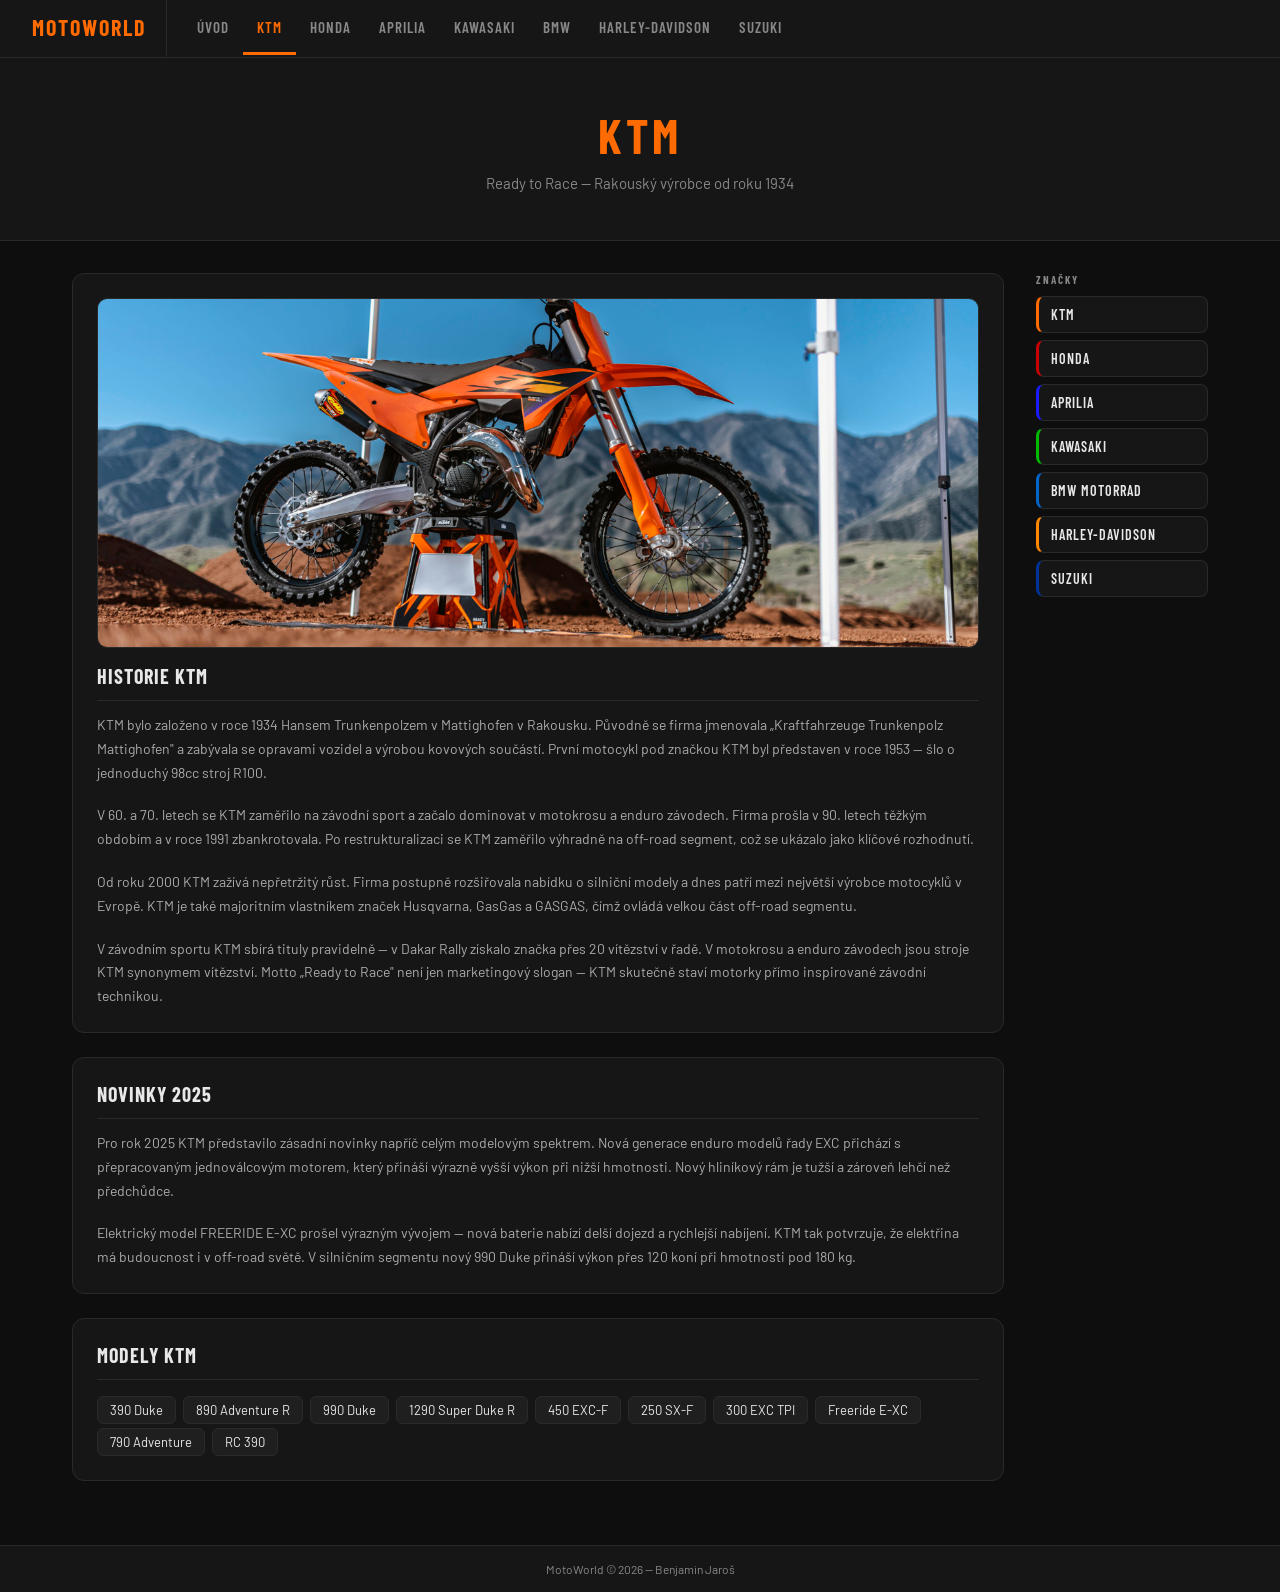
<file: ktm.html>
<!DOCTYPE html>
<html lang="cs">
<head>
    <meta charset="UTF-8">
    <meta name="viewport" content="width=device-width, initial-scale=1.0">
    <title>MotoWorld – KTM</title>
    <link rel="stylesheet" href="style.css">
</head>
<body>

    <nav>
        <a href="index.html" class="nav-brand">MotoWorld</a>
        <a href="index.html">Úvod</a>
        <a href="ktm.html" class="active">KTM</a>
        <a href="honda.html">Honda</a>
        <a href="aprilia.html">Aprilia</a>
        <a href="kawasaki.html">Kawasaki</a>
        <a href="bmw.html">BMW</a>
        <a href="harley.html">Harley-Davidson</a>
        <a href="suzuki.html">Suzuki</a>
    </nav>

    <div class="hero">
        <h1><span>KTM</span></h1>
        <p>Ready to Race — Rakouský výrobce od roku 1934</p>
    </div>

    <div class="layout">
        <div class="content">

            <div class="card">
                
                <img src="img/ktm.1.jpg" alt="KTM" class="brand-img">
                <h2>Historie KTM</h2>
                <p>
                    KTM bylo založeno v roce 1934 Hansem Trunkenpolzem v Mattighofen v Rakousku. Původně se firma jmenovala „Kraftfahrzeuge Trunkenpolz Mattighofen" a zabývala se opravami vozidel a výrobou kovových součástí. První motocykl pod značkou KTM byl představen v roce 1953 — šlo o jednoduchý 98cc stroj R100.
                </p>
                <br>
                <p>
                    V 60. a 70. letech se KTM zaměřilo na závodní sport a začalo dominovat v motokrosu a enduro závodech. Firma prošla v 90. letech těžkým obdobím a v roce 1991 zbankrotovala. Po restrukturalizaci se KTM zaměřilo výhradně na off-road segment, což se ukázalo jako klíčové rozhodnutí.
                </p>
                <br>
                <p>
                    Od roku 2000 KTM zažívá nepřetržitý růst. Firma postupně rozšiřovala nabídku o silniční modely a dnes patří mezi největší výrobce motocyklů v Evropě. KTM je také majoritním vlastníkem značek Husqvarna, GasGas a GASGAS, čímž ovládá velkou část off-road segmentu.
                </p>
                <br>
                <p>
                    V závodním sportu KTM sbírá tituly pravidelně — v Dakar Rally získalo značka přes 20 vítězství v řadě. V motokrosu a enduro závodech jsou stroje KTM synonymem vítězství. Motto „Ready to Race" není jen marketingový slogan — KTM skutečně staví motorky přímo inspirované závodní technikou.
                </p>
            </div>

            <div class="card">
                <h2>Novinky 2025</h2>
                <p>
                    Pro rok 2025 KTM představilo zásadní novinky napříč celým modelovým spektrem. Nová generace enduro modelů řady EXC přichází s přepracovaným jednoválcovým motorem, který přináší výrazně vyšší výkon při nižší hmotnosti. Nový hliníkový rám je tužší a zároveň lehčí než předchůdce.
                </p>
                <br>
                <p>
                    Elektrický model FREERIDE E-XC prošel výrazným vývojem — nová baterie nabízí delší dojezd a rychlejší nabíjení. KTM tak potvrzuje, že elektřina má budoucnost i v off-road světě. V silničním segmentu nový 990 Duke přináší výkon přes 120 koní při hmotnosti pod 180 kg.
                </p>
            </div>

            <div class="card">
                <h2>Modely KTM</h2>
                <div style="margin-top: 0.5rem;">
                    <span class="model-pill">390 Duke</span>
                    <span class="model-pill">890 Adventure R</span>
                    <span class="model-pill">990 Duke</span>
                    <span class="model-pill">1290 Super Duke R</span>
                    <span class="model-pill">450 EXC-F</span>
                    <span class="model-pill">250 SX-F</span>
                    <span class="model-pill">300 EXC TPI</span>
                    <span class="model-pill">Freeride E-XC</span>
                    <span class="model-pill">790 Adventure</span>
                    <span class="model-pill">RC 390</span>
                </div>
            </div>

        </div>
        <div class="sidebar">
            <div>
                <div class="sb-title">Značky</div>
                <a href="ktm.html"      class="znacka-btn ktm">KTM</a>
                <a href="honda.html"    class="znacka-btn honda">Honda</a>
                <a href="aprilia.html"  class="znacka-btn aprilia">Aprilia</a>
                <a href="kawasaki.html" class="znacka-btn kawasaki">Kawasaki</a>
                <a href="bmw.html"      class="znacka-btn bmw">BMW Motorrad</a>
                <a href="harley.html"   class="znacka-btn hd">Harley-Davidson</a>
                <a href="suzuki.html"   class="znacka-btn suzuki">Suzuki</a>
            </div>
        </div>
    </div>

    <footer>
        MotoWorld &copy; 2026 — Benjamin Jaroš
    </footer>

</body>
</html>
</file>
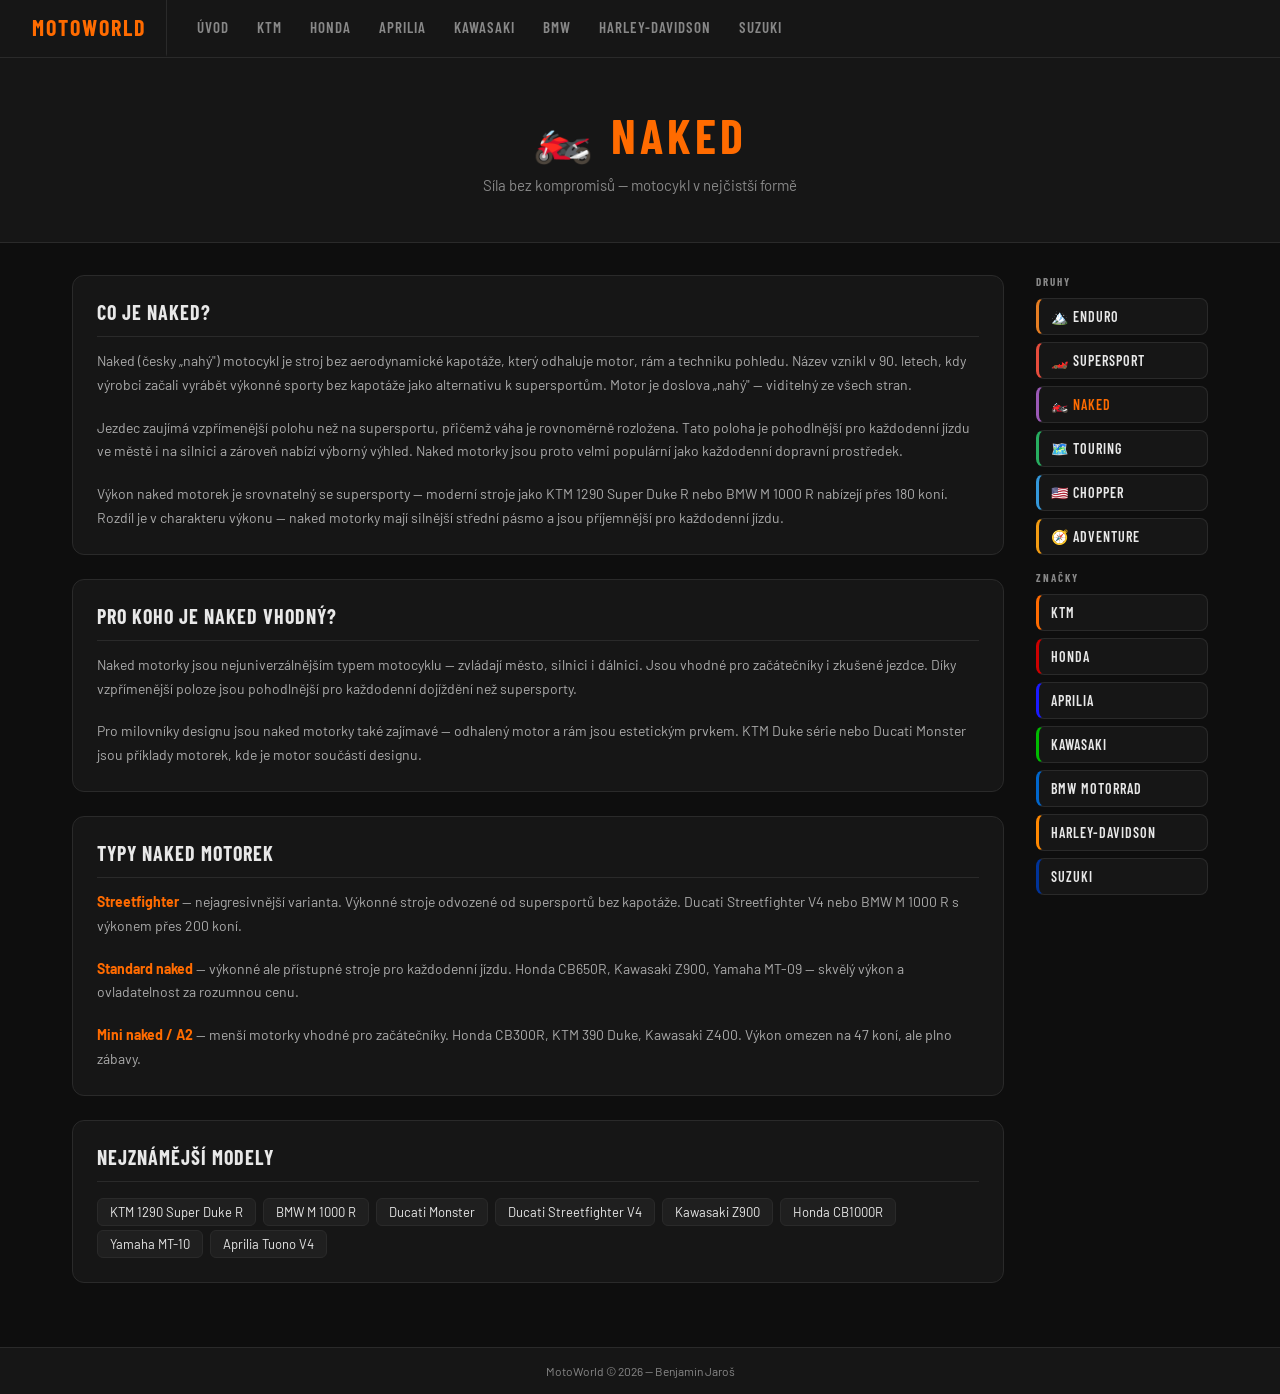
<file: naked.html>
<!DOCTYPE html>
<html lang="cs">
<head>
    <meta charset="UTF-8">
    <meta name="viewport" content="width=device-width, initial-scale=1.0">
    <title>MotoWorld – Naked</title>
    <link rel="stylesheet" href="style.css">
</head>
<body>

    <nav>
        <a href="index.html" class="nav-brand">MotoWorld</a>
        <a href="index.html">Úvod</a>
        <a href="ktm.html">KTM</a>
        <a href="honda.html">Honda</a>
        <a href="aprilia.html">Aprilia</a>
        <a href="kawasaki.html">Kawasaki</a>
        <a href="bmw.html">BMW</a>
        <a href="harley.html">Harley-Davidson</a>
        <a href="suzuki.html">Suzuki</a>
    </nav>

    <div class="hero">
        <h1>🏍️ <span>Naked</span></h1>
        <p>Síla bez kompromisů — motocykl v nejčistší formě</p>
    </div>

    <div class="layout">
        <div class="content">

            <div class="card">
                <h2>Co je Naked?</h2>
                <p>Naked (česky „nahý") motocykl je stroj bez aerodynamické kapotáže, který odhaluje motor, rám a techniku pohledu. Název vznikl v 90. letech, kdy výrobci začali vyrábět výkonné sporty bez kapotáže jako alternativu k supersportům. Motor je doslova „nahý" — viditelný ze všech stran.</p>
                <br>
                <p>Jezdec zaujímá vzpřímenější polohu než na supersportu, přičemž váha je rovnoměrně rozložena. Tato poloha je pohodlnější pro každodenní jízdu ve městě i na silnici a zároveň nabízí výborný výhled. Naked motorky jsou proto velmi populární jako každodenní dopravní prostředek.</p>
                <br>
                <p>Výkon naked motorek je srovnatelný se supersporty — moderní stroje jako KTM 1290 Super Duke R nebo BMW M 1000 R nabízejí přes 180 koní. Rozdíl je v charakteru výkonu — naked motorky mají silnější střední pásmo a jsou příjemnější pro každodenní jízdu.</p>
            </div>

            <div class="card">
                <h2>Pro koho je Naked vhodný?</h2>
                <p>Naked motorky jsou nejuniverzálnějším typem motocyklu — zvládají město, silnici i dálnici. Jsou vhodné pro začátečníky i zkušené jezdce. Díky vzpřímenější poloze jsou pohodlnější pro každodenní dojíždění než supersporty.</p>
                <br>
                <p>Pro milovníky designu jsou naked motorky také zajímavé — odhalený motor a rám jsou estetickým prvkem. KTM Duke série nebo Ducati Monster jsou příklady motorek, kde je motor součástí designu.</p>
            </div>

            <div class="card">
                <h2>Typy Naked motorek</h2>
                <p><strong style="color: #ff6b00;">Streetfighter</strong> — nejagresivnější varianta. Výkonné stroje odvozené od supersportů bez kapotáže. Ducati Streetfighter V4 nebo BMW M 1000 R s výkonem přes 200 koní.</p>
                <br>
                <p><strong style="color: #ff6b00;">Standard naked</strong> — výkonné ale přístupné stroje pro každodenní jízdu. Honda CB650R, Kawasaki Z900, Yamaha MT-09 — skvělý výkon a ovladatelnost za rozumnou cenu.</p>
                <br>
                <p><strong style="color: #ff6b00;">Mini naked / A2</strong> — menší motorky vhodné pro začátečníky. Honda CB300R, KTM 390 Duke, Kawasaki Z400. Výkon omezen na 47 koní, ale plno zábavy.</p>
            </div>

            <div class="card">
                <h2>Nejznámější modely</h2>
                <div style="margin-top: 0.5rem;">
                    <span class="model-pill">KTM 1290 Super Duke R</span>
                    <span class="model-pill">BMW M 1000 R</span>
                    <span class="model-pill">Ducati Monster</span>
                    <span class="model-pill">Ducati Streetfighter V4</span>
                    <span class="model-pill">Kawasaki Z900</span>
                    <span class="model-pill">Honda CB1000R</span>
                    <span class="model-pill">Yamaha MT-10</span>
                    <span class="model-pill">Aprilia Tuono V4</span>
                </div>
            </div>

        </div>
        <div class="sidebar">
            <div>
                <div class="sb-title">Druhy</div>
                <a href="enduro.html"     class="znacka-btn" style="border-left:3px solid #e67e22;">🏔️ Enduro</a>
                <a href="supersport.html" class="znacka-btn" style="border-left:3px solid #e74c3c;">🏎️ Supersport</a>
                <a href="naked.html"      class="znacka-btn" style="border-left:3px solid #9b59b6; color:#ff6b00;">🏍️ Naked</a>
                <a href="touring.html"    class="znacka-btn" style="border-left:3px solid #27ae60;">🗺️ Touring</a>
                <a href="chopper.html"    class="znacka-btn" style="border-left:3px solid #3498db;">🇺🇸 Chopper</a>
                <a href="adventure.html"  class="znacka-btn" style="border-left:3px solid #f39c12;">🧭 Adventure</a>
            </div>
            <div style="margin-top:1rem;">
                <div class="sb-title">Značky</div>
                <a href="ktm.html"      class="znacka-btn ktm">KTM</a>
                <a href="honda.html"    class="znacka-btn honda">Honda</a>
                <a href="aprilia.html"  class="znacka-btn aprilia">Aprilia</a>
                <a href="kawasaki.html" class="znacka-btn kawasaki">Kawasaki</a>
                <a href="bmw.html"      class="znacka-btn bmw">BMW Motorrad</a>
                <a href="harley.html"   class="znacka-btn hd">Harley-Davidson</a>
                <a href="suzuki.html"   class="znacka-btn suzuki">Suzuki</a>
            </div>
        </div>
    </div>

    <footer>MotoWorld &copy; 2026 — Benjamin Jaroš</footer>

</body>
</html>
</file>
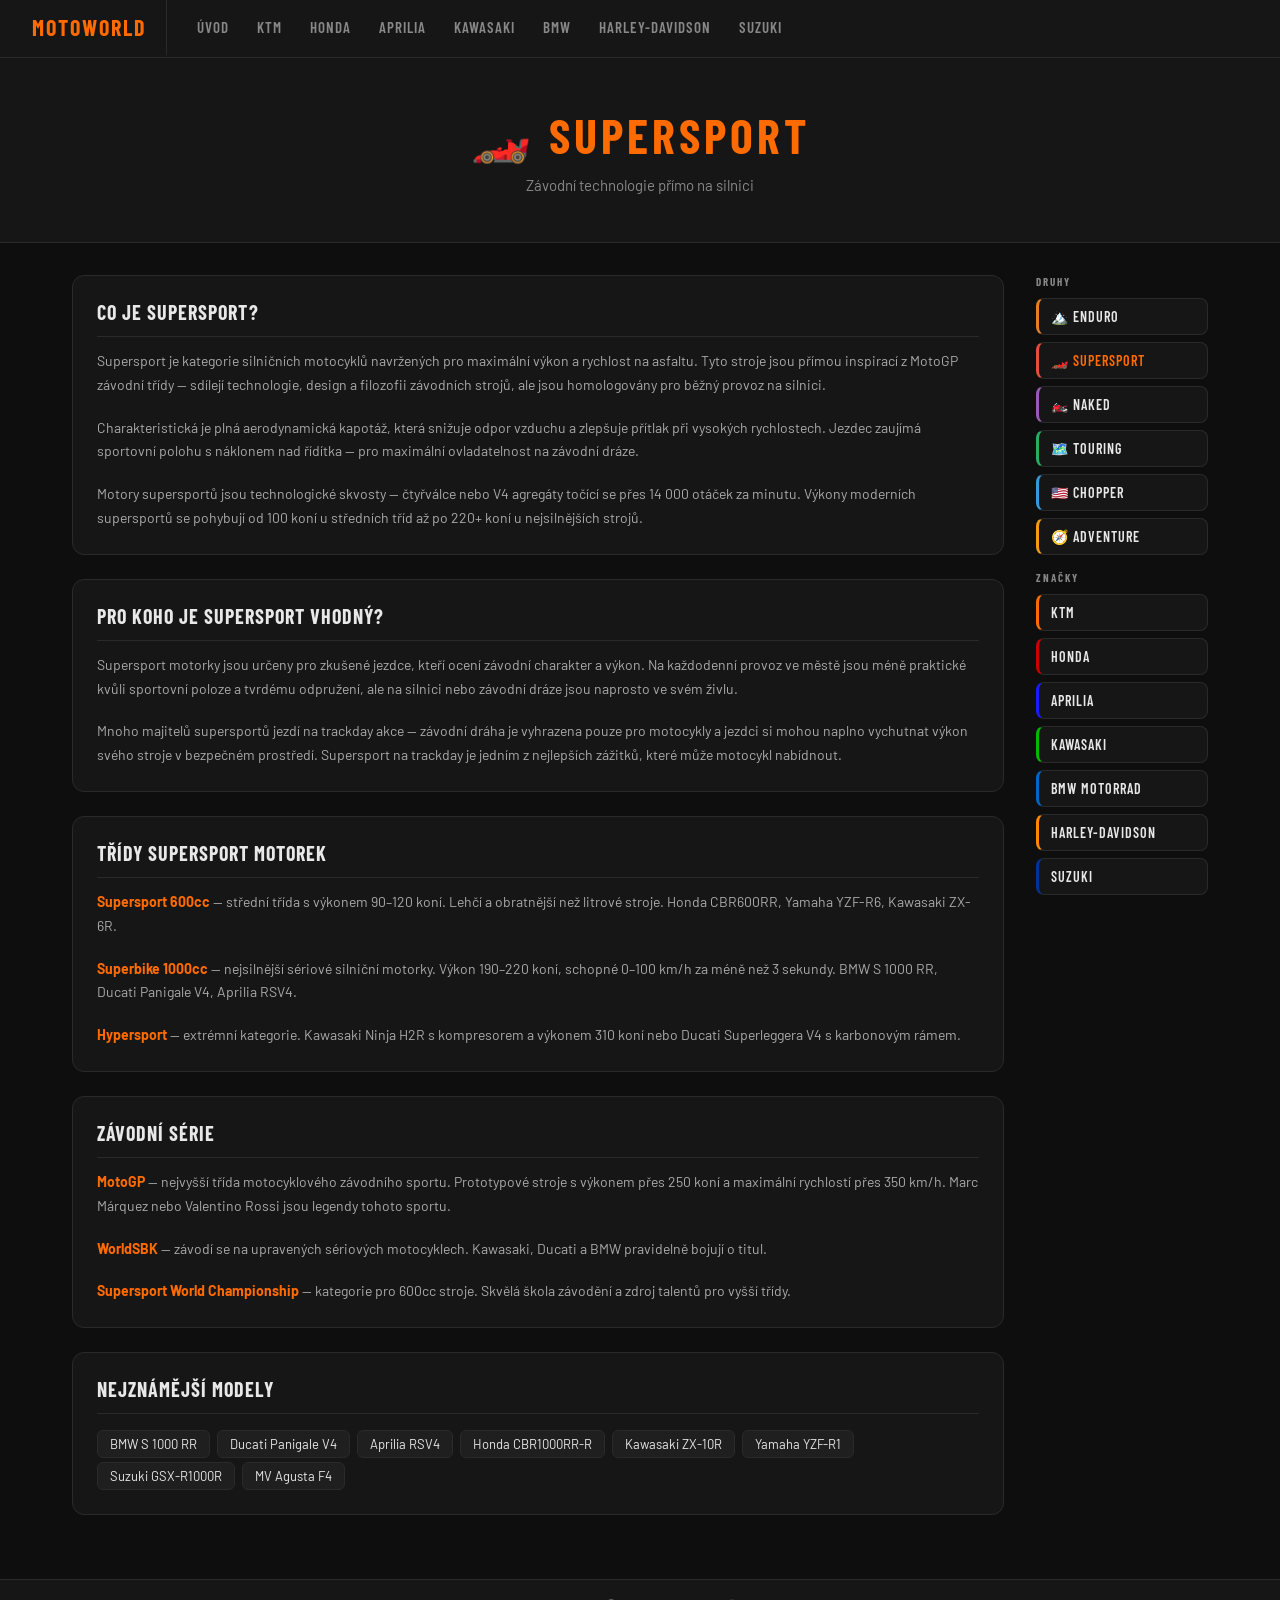
<file: supersport.html>
<!DOCTYPE html>
<html lang="cs">
<head>
    <meta charset="UTF-8">
    <meta name="viewport" content="width=device-width, initial-scale=1.0">
    <title>MotoWorld – Supersport</title>
    <link rel="stylesheet" href="style.css">
</head>
<body>

    <nav>
        <a href="index.html" class="nav-brand">MotoWorld</a>
        <a href="index.html">Úvod</a>
        <a href="ktm.html">KTM</a>
        <a href="honda.html">Honda</a>
        <a href="aprilia.html">Aprilia</a>
        <a href="kawasaki.html">Kawasaki</a>
        <a href="bmw.html">BMW</a>
        <a href="harley.html">Harley-Davidson</a>
        <a href="suzuki.html">Suzuki</a>
    </nav>

    <div class="hero">
        <h1>🏎️ <span>Supersport</span></h1>
        <p>Závodní technologie přímo na silnici</p>
    </div>

    <div class="layout">
        <div class="content">

            <div class="card">
                <h2>Co je Supersport?</h2>
                <p>Supersport je kategorie silničních motocyklů navržených pro maximální výkon a rychlost na asfaltu. Tyto stroje jsou přímou inspirací z MotoGP závodní třídy — sdílejí technologie, design a filozofii závodních strojů, ale jsou homologovány pro běžný provoz na silnici.</p>
                <br>
                <p>Charakteristická je plná aerodynamická kapotáž, která snižuje odpor vzduchu a zlepšuje přítlak při vysokých rychlostech. Jezdec zaujímá sportovní polohu s náklonem nad řídítka — pro maximální ovladatelnost na závodní dráze.</p>
                <br>
                <p>Motory supersportů jsou technologické skvosty — čtyřválce nebo V4 agregáty točící se přes 14 000 otáček za minutu. Výkony moderních supersportů se pohybují od 100 koní u středních tříd až po 220+ koní u nejsilnějších strojů.</p>
            </div>

            <div class="card">
                <h2>Pro koho je Supersport vhodný?</h2>
                <p>Supersport motorky jsou určeny pro zkušené jezdce, kteří ocení závodní charakter a výkon. Na každodenní provoz ve městě jsou méně praktické kvůli sportovní poloze a tvrdému odpružení, ale na silnici nebo závodní dráze jsou naprosto ve svém živlu.</p>
                <br>
                <p>Mnoho majitelů supersportů jezdí na trackday akce — závodní dráha je vyhrazena pouze pro motocykly a jezdci si mohou naplno vychutnat výkon svého stroje v bezpečném prostředí. Supersport na trackday je jedním z nejlepších zážitků, které může motocykl nabídnout.</p>
            </div>

            <div class="card">
                <h2>Třídy Supersport motorek</h2>
                <p><strong style="color: #ff6b00;">Supersport 600cc</strong> — střední třída s výkonem 90–120 koní. Lehčí a obratnější než litrové stroje. Honda CBR600RR, Yamaha YZF-R6, Kawasaki ZX-6R.</p>
                <br>
                <p><strong style="color: #ff6b00;">Superbike 1000cc</strong> — nejsilnější sériové silniční motorky. Výkon 190–220 koní, schopné 0–100 km/h za méně než 3 sekundy. BMW S 1000 RR, Ducati Panigale V4, Aprilia RSV4.</p>
                <br>
                <p><strong style="color: #ff6b00;">Hypersport</strong> — extrémní kategorie. Kawasaki Ninja H2R s kompresorem a výkonem 310 koní nebo Ducati Superleggera V4 s karbonovým rámem.</p>
            </div>

            <div class="card">
                <h2>Závodní série</h2>
                <p><strong style="color: #ff6b00;">MotoGP</strong> — nejvyšší třída motocyklového závodního sportu. Prototypové stroje s výkonem přes 250 koní a maximální rychlostí přes 350 km/h. Marc Márquez nebo Valentino Rossi jsou legendy tohoto sportu.</p>
                <br>
                <p><strong style="color: #ff6b00;">WorldSBK</strong> — závodí se na upravených sériových motocyklech. Kawasaki, Ducati a BMW pravidelně bojují o titul.</p>
                <br>
                <p><strong style="color: #ff6b00;">Supersport World Championship</strong> — kategorie pro 600cc stroje. Skvělá škola závodění a zdroj talentů pro vyšší třídy.</p>
            </div>

            <div class="card">
                <h2>Nejznámější modely</h2>
                <div style="margin-top: 0.5rem;">
                    <span class="model-pill">BMW S 1000 RR</span>
                    <span class="model-pill">Ducati Panigale V4</span>
                    <span class="model-pill">Aprilia RSV4</span>
                    <span class="model-pill">Honda CBR1000RR-R</span>
                    <span class="model-pill">Kawasaki ZX-10R</span>
                    <span class="model-pill">Yamaha YZF-R1</span>
                    <span class="model-pill">Suzuki GSX-R1000R</span>
                    <span class="model-pill">MV Agusta F4</span>
                </div>
            </div>

        </div>
        <div class="sidebar">
            <div>
                <div class="sb-title">Druhy</div>
                <a href="enduro.html"     class="znacka-btn" style="border-left:3px solid #e67e22;">🏔️ Enduro</a>
                <a href="supersport.html" class="znacka-btn" style="border-left:3px solid #e74c3c; color:#ff6b00;">🏎️ Supersport</a>
                <a href="naked.html"      class="znacka-btn" style="border-left:3px solid #9b59b6;">🏍️ Naked</a>
                <a href="touring.html"    class="znacka-btn" style="border-left:3px solid #27ae60;">🗺️ Touring</a>
                <a href="chopper.html"    class="znacka-btn" style="border-left:3px solid #3498db;">🇺🇸 Chopper</a>
                <a href="adventure.html"  class="znacka-btn" style="border-left:3px solid #f39c12;">🧭 Adventure</a>
            </div>
            <div style="margin-top:1rem;">
                <div class="sb-title">Značky</div>
                <a href="ktm.html"      class="znacka-btn ktm">KTM</a>
                <a href="honda.html"    class="znacka-btn honda">Honda</a>
                <a href="aprilia.html"  class="znacka-btn aprilia">Aprilia</a>
                <a href="kawasaki.html" class="znacka-btn kawasaki">Kawasaki</a>
                <a href="bmw.html"      class="znacka-btn bmw">BMW Motorrad</a>
                <a href="harley.html"   class="znacka-btn hd">Harley-Davidson</a>
                <a href="suzuki.html"   class="znacka-btn suzuki">Suzuki</a>
            </div>
        </div>
    </div>

    <footer>MotoWorld &copy; 2026 — Benjamin Jaroš</footer>

</body>
</html>
</file>
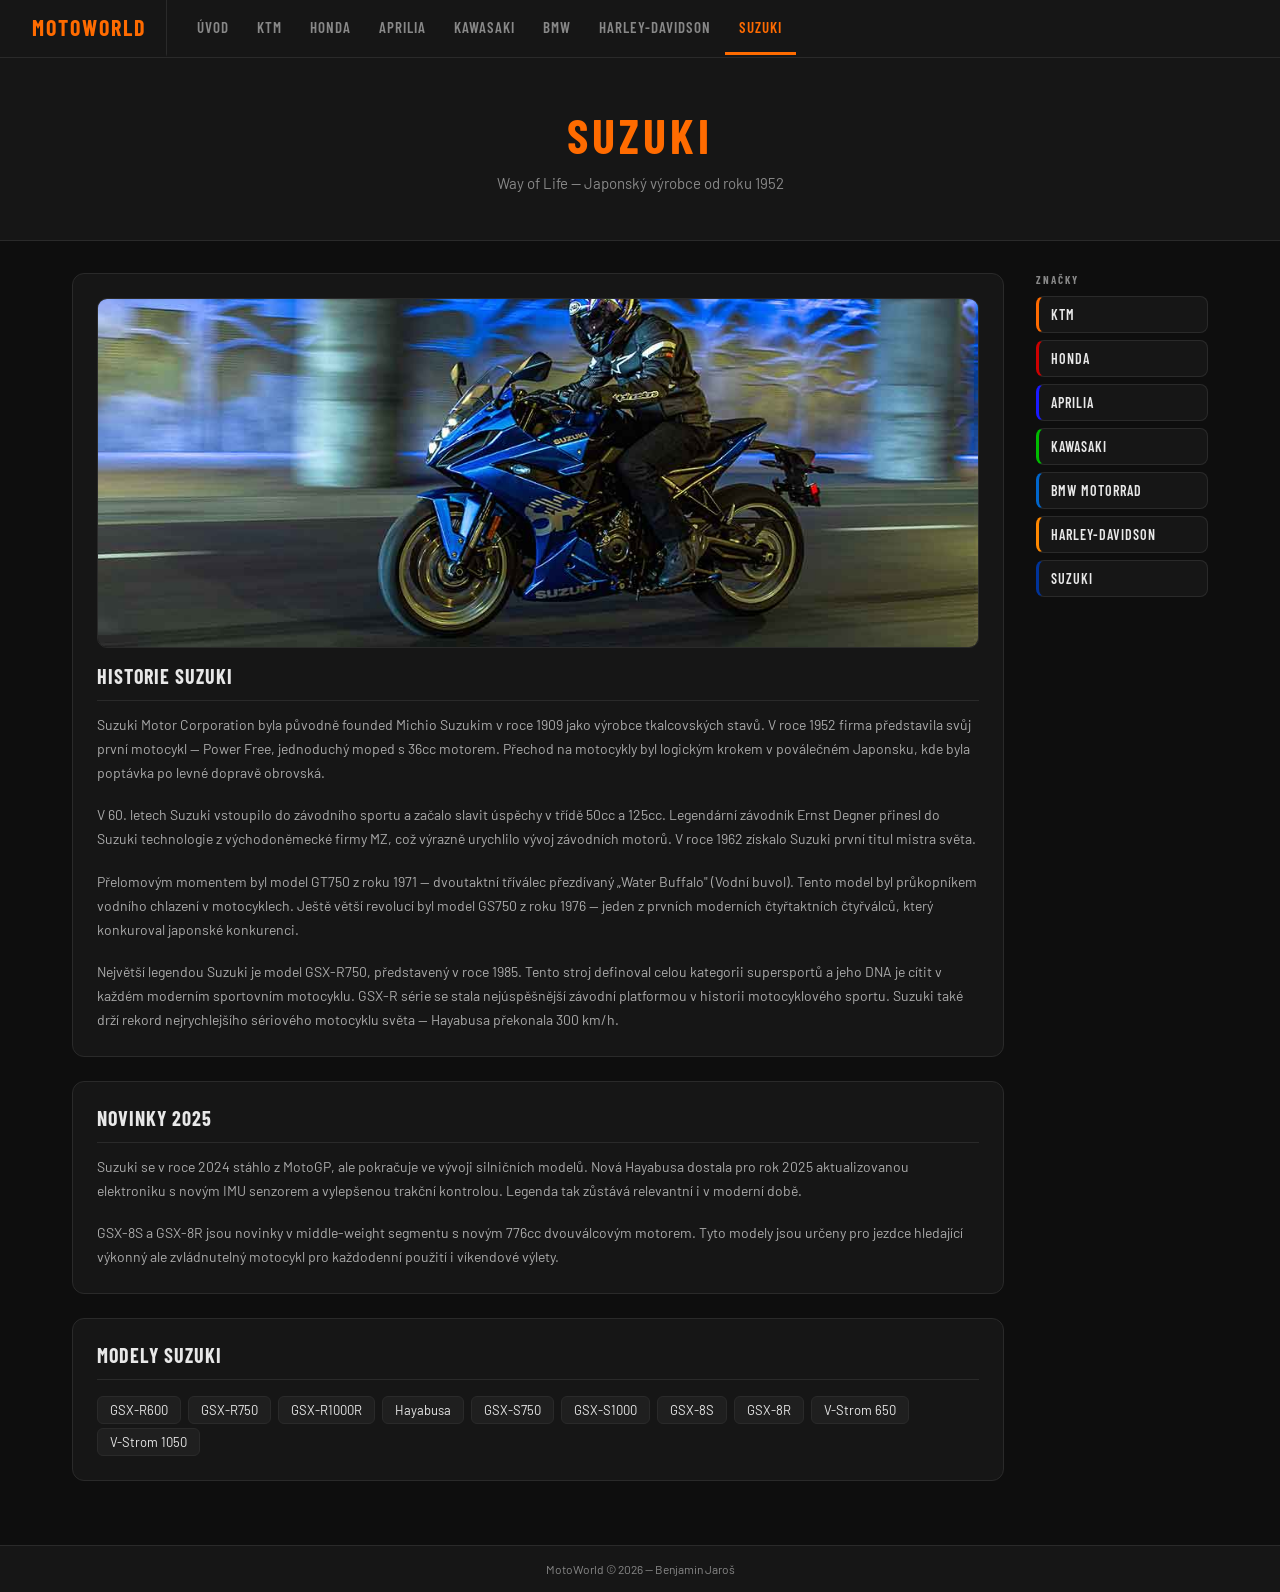
<file: suzuki.html>
<!DOCTYPE html>
<html lang="cs">
<head>
    <meta charset="UTF-8">
    <meta name="viewport" content="width=device-width, initial-scale=1.0">
    <title>MotoWorld – Suzuki</title>
    <link rel="stylesheet" href="style.css">
</head>
<body>

    <nav>
        <a href="index.html" class="nav-brand">MotoWorld</a>
        <a href="index.html">Úvod</a>
        <a href="ktm.html">KTM</a>
        <a href="honda.html">Honda</a>
        <a href="aprilia.html">Aprilia</a>
        <a href="kawasaki.html">Kawasaki</a>
        <a href="bmw.html">BMW</a>
        <a href="harley.html">Harley-Davidson</a>
        <a href="suzuki.html" class="active">Suzuki</a>
    </nav>

    <div class="hero">
        <h1><span>Suzuki</span></h1>
        <p>Way of Life — Japonský výrobce od roku 1952</p>
    </div>

    <div class="layout">
        <div class="content">

            <div class="card">
                
                <img src="img/suzuki.1.jpg" alt="Suzuki" class="brand-img">
                <h2>Historie Suzuki</h2>
                <p>
                    Suzuki Motor Corporation byla původně founded Michio Suzukim v roce 1909 jako výrobce tkalcovských stavů. V roce 1952 firma představila svůj první motocykl — Power Free, jednoduchý moped s 36cc motorem. Přechod na motocykly byl logickým krokem v poválečném Japonsku, kde byla poptávka po levné dopravě obrovská.
                </p>
                <br>
                <p>
                    V 60. letech Suzuki vstoupilo do závodního sportu a začalo slavit úspěchy v třídě 50cc a 125cc. Legendární závodník Ernst Degner přinesl do Suzuki technologie z východoněmecké firmy MZ, což výrazně urychlilo vývoj závodních motorů. V roce 1962 získalo Suzuki první titul mistra světa.
                </p>
                <br>
                <p>
                    Přelomovým momentem byl model GT750 z roku 1971 — dvoutaktní tříválec přezdívaný „Water Buffalo" (Vodní buvol). Tento model byl průkopníkem vodního chlazení v motocyklech. Ještě větší revolucí byl model GS750 z roku 1976 — jeden z prvních moderních čtyřtaktních čtyřválců, který konkuroval japonské konkurenci.
                </p>
                <br>
                <p>
                    Největší legendou Suzuki je model GSX-R750, představený v roce 1985. Tento stroj definoval celou kategorii supersportů a jeho DNA je cítit v každém moderním sportovním motocyklu. GSX-R série se stala nejúspěšnější závodní platformou v historii motocyklového sportu. Suzuki také drží rekord nejrychlejšího sériového motocyklu světa — Hayabusa překonala 300 km/h.
                </p>
            </div>

            <div class="card">
                <h2>Novinky 2025</h2>
                <p>
                    Suzuki se v roce 2024 stáhlo z MotoGP, ale pokračuje ve vývoji silničních modelů. Nová Hayabusa dostala pro rok 2025 aktualizovanou elektroniku s novým IMU senzorem a vylepšenou trakční kontrolou. Legenda tak zůstává relevantní i v moderní době.
                </p>
                <br>
                <p>
                    GSX-8S a GSX-8R jsou novinky v middle-weight segmentu s novým 776cc dvouválcovým motorem. Tyto modely jsou určeny pro jezdce hledající výkonný ale zvládnutelný motocykl pro každodenní použití i víkendové výlety.
                </p>
            </div>

            <div class="card">
                <h2>Modely Suzuki</h2>
                <div style="margin-top: 0.5rem;">
                    <span class="model-pill">GSX-R600</span>
                    <span class="model-pill">GSX-R750</span>
                    <span class="model-pill">GSX-R1000R</span>
                    <span class="model-pill">Hayabusa</span>
                    <span class="model-pill">GSX-S750</span>
                    <span class="model-pill">GSX-S1000</span>
                    <span class="model-pill">GSX-8S</span>
                    <span class="model-pill">GSX-8R</span>
                    <span class="model-pill">V-Strom 650</span>
                    <span class="model-pill">V-Strom 1050</span>
                </div>
            </div>

        </div>
        <div class="sidebar">
            <div>
                <div class="sb-title">Značky</div>
                <a href="ktm.html"      class="znacka-btn ktm">KTM</a>
                <a href="honda.html"    class="znacka-btn honda">Honda</a>
                <a href="aprilia.html"  class="znacka-btn aprilia">Aprilia</a>
                <a href="kawasaki.html" class="znacka-btn kawasaki">Kawasaki</a>
                <a href="bmw.html"      class="znacka-btn bmw">BMW Motorrad</a>
                <a href="harley.html"   class="znacka-btn hd">Harley-Davidson</a>
                <a href="suzuki.html"   class="znacka-btn suzuki">Suzuki</a>
            </div>
        </div>
    </div>

    <footer>
        MotoWorld &copy; 2026 — Benjamin Jaroš
    </footer>

</body>
</html>
</file>
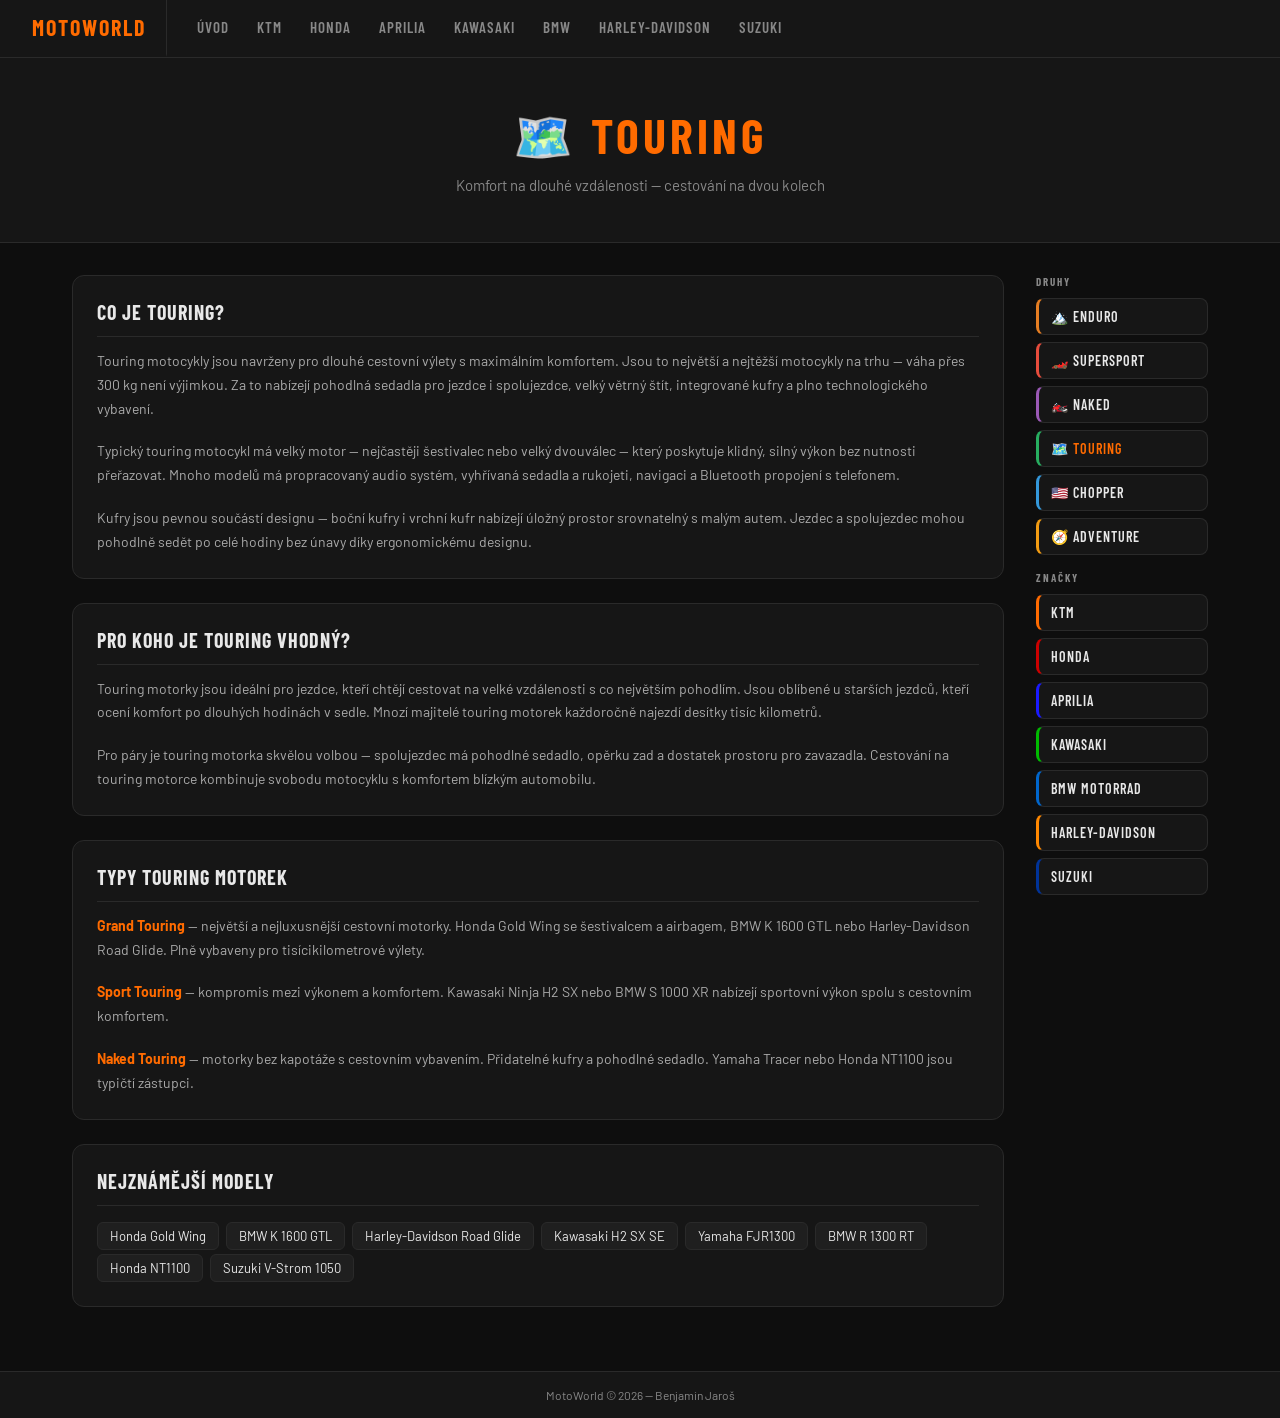
<file: touring.html>
<!DOCTYPE html>
<html lang="cs">
<head>
    <meta charset="UTF-8">
    <meta name="viewport" content="width=device-width, initial-scale=1.0">
    <title>MotoWorld – Touring</title>
    <link rel="stylesheet" href="style.css">
</head>
<body>

    <nav>
        <a href="index.html" class="nav-brand">MotoWorld</a>
        <a href="index.html">Úvod</a>
        <a href="ktm.html">KTM</a>
        <a href="honda.html">Honda</a>
        <a href="aprilia.html">Aprilia</a>
        <a href="kawasaki.html">Kawasaki</a>
        <a href="bmw.html">BMW</a>
        <a href="harley.html">Harley-Davidson</a>
        <a href="suzuki.html">Suzuki</a>
    </nav>

    <div class="hero">
        <h1>🗺️ <span>Touring</span></h1>
        <p>Komfort na dlouhé vzdálenosti — cestování na dvou kolech</p>
    </div>

    <div class="layout">
        <div class="content">

            <div class="card">
                <h2>Co je Touring?</h2>
                <p>Touring motocykly jsou navrženy pro dlouhé cestovní výlety s maximálním komfortem. Jsou to největší a nejtěžší motocykly na trhu — váha přes 300 kg není výjimkou. Za to nabízejí pohodlná sedadla pro jezdce i spolujezdce, velký větrný štít, integrované kufry a plno technologického vybavení.</p>
                <br>
                <p>Typický touring motocykl má velký motor — nejčastěji šestivalec nebo velký dvouválec — který poskytuje klidný, silný výkon bez nutnosti přeřazovat. Mnoho modelů má propracovaný audio systém, vyhřívaná sedadla a rukojeti, navigaci a Bluetooth propojení s telefonem.</p>
                <br>
                <p>Kufry jsou pevnou součástí designu — boční kufry i vrchní kufr nabízejí úložný prostor srovnatelný s malým autem. Jezdec a spolujezdec mohou pohodlně sedět po celé hodiny bez únavy díky ergonomickému designu.</p>
            </div>

            <div class="card">
                <h2>Pro koho je Touring vhodný?</h2>
                <p>Touring motorky jsou ideální pro jezdce, kteří chtějí cestovat na velké vzdálenosti s co největším pohodlím. Jsou oblíbené u starších jezdců, kteří ocení komfort po dlouhých hodinách v sedle. Mnozí majitelé touring motorek každoročně najezdí desítky tisíc kilometrů.</p>
                <br>
                <p>Pro páry je touring motorka skvělou volbou — spolujezdec má pohodlné sedadlo, opěrku zad a dostatek prostoru pro zavazadla. Cestování na touring motorce kombinuje svobodu motocyklu s komfortem blízkým automobilu.</p>
            </div>

            <div class="card">
                <h2>Typy Touring motorek</h2>
                <p><strong style="color: #ff6b00;">Grand Touring</strong> — největší a nejluxusnější cestovní motorky. Honda Gold Wing se šestivalcem a airbagem, BMW K 1600 GTL nebo Harley-Davidson Road Glide. Plně vybaveny pro tisícikilometrové výlety.</p>
                <br>
                <p><strong style="color: #ff6b00;">Sport Touring</strong> — kompromis mezi výkonem a komfortem. Kawasaki Ninja H2 SX nebo BMW S 1000 XR nabízejí sportovní výkon spolu s cestovním komfortem.</p>
                <br>
                <p><strong style="color: #ff6b00;">Naked Touring</strong> — motorky bez kapotáže s cestovním vybavením. Přidatelné kufry a pohodlné sedadlo. Yamaha Tracer nebo Honda NT1100 jsou typičtí zástupci.</p>
            </div>

            <div class="card">
                <h2>Nejznámější modely</h2>
                <div style="margin-top: 0.5rem;">
                    <span class="model-pill">Honda Gold Wing</span>
                    <span class="model-pill">BMW K 1600 GTL</span>
                    <span class="model-pill">Harley-Davidson Road Glide</span>
                    <span class="model-pill">Kawasaki H2 SX SE</span>
                    <span class="model-pill">Yamaha FJR1300</span>
                    <span class="model-pill">BMW R 1300 RT</span>
                    <span class="model-pill">Honda NT1100</span>
                    <span class="model-pill">Suzuki V-Strom 1050</span>
                </div>
            </div>

        </div>
        <div class="sidebar">
            <div>
                <div class="sb-title">Druhy</div>
                <a href="enduro.html"     class="znacka-btn" style="border-left:3px solid #e67e22;">🏔️ Enduro</a>
                <a href="supersport.html" class="znacka-btn" style="border-left:3px solid #e74c3c;">🏎️ Supersport</a>
                <a href="naked.html"      class="znacka-btn" style="border-left:3px solid #9b59b6;">🏍️ Naked</a>
                <a href="touring.html"    class="znacka-btn" style="border-left:3px solid #27ae60; color:#ff6b00;">🗺️ Touring</a>
                <a href="chopper.html"    class="znacka-btn" style="border-left:3px solid #3498db;">🇺🇸 Chopper</a>
                <a href="adventure.html"  class="znacka-btn" style="border-left:3px solid #f39c12;">🧭 Adventure</a>
            </div>
            <div style="margin-top:1rem;">
                <div class="sb-title">Značky</div>
                <a href="ktm.html"      class="znacka-btn ktm">KTM</a>
                <a href="honda.html"    class="znacka-btn honda">Honda</a>
                <a href="aprilia.html"  class="znacka-btn aprilia">Aprilia</a>
                <a href="kawasaki.html" class="znacka-btn kawasaki">Kawasaki</a>
                <a href="bmw.html"      class="znacka-btn bmw">BMW Motorrad</a>
                <a href="harley.html"   class="znacka-btn hd">Harley-Davidson</a>
                <a href="suzuki.html"   class="znacka-btn suzuki">Suzuki</a>
            </div>
        </div>
    </div>

    <footer>MotoWorld &copy; 2026 — Benjamin Jaroš</footer>

</body>
</html>
</file>
<file: style.css>
@import url('https://fonts.googleapis.com/css2?family=Barlow+Condensed:wght@400;600;700&family=Barlow:wght@400;500&display=swap');

* {
    box-sizing: border-box;
    margin: 0;
    padding: 0;
}

body {
    font-family: 'Barlow', sans-serif;
    background-color: #0e0e0e;
    color: #e8e8e8;
    min-height: 100vh;
}



nav {
    background-color: #161616;
    border-bottom: 1px solid #2a2a2a;
    display: flex;
    align-items: center;
    flex-wrap: wrap;
    padding: 0 2rem;
    position: sticky;
    top: 0;
    z-index: 100;
}

.nav-brand {
    font-family: 'Barlow Condensed', sans-serif;
    font-size: 22px;
    font-weight: 700;
    color: #ff6b00;
    letter-spacing: 2px;
    text-transform: uppercase;
    text-decoration: none;
    padding: 14px 20px 14px 0;
    margin-right: 16px;
    border-right: 1px solid #2a2a2a;
}

nav a {
    font-family: 'Barlow Condensed', sans-serif;
    font-size: 15px;
    font-weight: 600;
    letter-spacing: 1px;
    text-transform: uppercase;
    color: #888;
    text-decoration: none;
    padding: 16px 14px;
    display: block;
    border-bottom: 3px solid transparent;
}

nav a:hover {
    color: #e8e8e8;
}

nav a.active {
    color: #ff6b00;
    border-bottom: 3px solid #ff6b00;
}


.hero {
    background-color: #161616;
    padding: 3rem 2rem;
    text-align: center;
    border-bottom: 1px solid #2a2a2a;
}

.hero h1 {
    font-family: 'Barlow Condensed', sans-serif;
    font-size: 48px;
    font-weight: 700;
    letter-spacing: 4px;
    text-transform: uppercase;
    color: #e8e8e8;
    margin-bottom: 10px;
}

.hero h1 span {
    color: #ff6b00;
}

.hero p {
    font-size: 15px;
    color: #888;
}


.layout {
    display: flex;
    max-width: 1200px;
    margin: auto;
    padding: 2rem;
    gap: 2rem;
}

.content {
    display: flex;
    flex-direction: column;
    gap: 1.5rem;
    width: 100%;
}

.sidebar {
    width: 210px;
}


.card {
    background-color: #161616;
    border: 1px solid #2a2a2a;
    border-radius: 12px;
    padding: 1.5rem;
}

.card h2 {
    font-family: 'Barlow Condensed', sans-serif;
    font-size: 20px;
    font-weight: 700;
    letter-spacing: 1px;
    text-transform: uppercase;
    color: #e8e8e8;
    margin-bottom: 0.75rem;
    padding-bottom: 0.75rem;
    border-bottom: 1px solid #2a2a2a;
}

.card p {
    font-size: 14px;
    color: #aaa;
    line-height: 1.7;
}


.druhy-grid {
    display: grid;
    grid-template-columns: repeat(3, 1fr);
    gap: 12px;
    margin-top: 1rem;
}

.druh {
    background-color: #1f1f1f;
    border: 1px solid #2a2a2a;
    border-radius: 10px;
    padding: 1rem;
    text-align: center;
}

.druh:hover {
    border-color: #ff6b00;
}

.druh-icon {
    font-size: 28px;
    margin-bottom: 8px;
}

.druh h3 {
    font-family: 'Barlow Condensed', sans-serif;
    font-size: 15px;
    font-weight: 700;
    text-transform: uppercase;
    color: #e8e8e8;
    margin-bottom: 4px;
}

.druh p {
    font-size: 12px;
    color: #888;
    line-height: 1.4;
}


.sb-title {
    font-family: 'Barlow Condensed', sans-serif;
    font-size: 11px;
    font-weight: 700;
    letter-spacing: 2px;
    text-transform: uppercase;
    color: #888;
    margin-bottom: 10px;
}

.znacka-btn {
    display: block;
    width: 100%;
    padding: 9px 12px;
    margin-bottom: 7px;
    border: 1px solid #2a2a2a;
    border-radius: 8px;
    background-color: #161616;
    color: #e8e8e8;
    font-family: 'Barlow Condensed', sans-serif;
    font-size: 14px;
    font-weight: 600;
    letter-spacing: 1px;
    text-transform: uppercase;
    text-decoration: none;
}

.znacka-btn:hover {
    background-color: #1f1f1f;
    border-color: #444;
}

.znacka-btn.ktm      { border-left: 3px solid #ff6b00; }
.znacka-btn.honda    { border-left: 3px solid #cc0000; }
.znacka-btn.aprilia  { border-left: 3px solid #1a1aff; }
.znacka-btn.kawasaki { border-left: 3px solid #00bb00; }
.znacka-btn.bmw      { border-left: 3px solid #0066cc; }
.znacka-btn.hd       { border-left: 3px solid #ff8800; }
.znacka-btn.suzuki   { border-left: 3px solid #003399; }


.model-pill {
    display: inline-block;
    background-color: #1f1f1f;
    border: 1px solid #2a2a2a;
    border-radius: 6px;
    padding: 5px 12px;
    font-size: 13px;
    color: #e8e8e8;
    margin: 4px 4px 0 0;
}


.brand-img {
    width: 100%;
    max-height: 350px;
    object-fit: cover;
    border-radius: 10px;
    border: 1px solid #2a2a2a;
    margin-bottom: 1rem;
    display: block;
}


footer {
    background-color: #161616;
    border-top: 1px solid #2a2a2a;
    text-align: center;
    padding: 1rem;
    font-size: 12px;
    color: #888;
    margin-top: 2rem;
}


/* mobil - pod 900px navbar jde pod sebe */
@media (max-width: 900px) {

    nav {
        flex-direction: column;
        align-items: flex-start;
        padding: 0;
        position: static;
    }

    .nav-brand {
        width: 100%;
        border-right: none;
        border-bottom: 1px solid #2a2a2a;
        padding: 12px 1rem;
        margin-right: 0;
    }

    nav a:not(.nav-brand) {
        width: 100%;
        padding: 10px 1rem;
        border-bottom: 1px solid #1a1a1a;
        border-left: 3px solid transparent;
    }

    nav a:not(.nav-brand):hover {
        background-color: #1a1a1a;
        border-left: 3px solid #ff6b00;
    }

    nav a.active {
        border-left: 3px solid #ff6b00;
        border-bottom-color: #1a1a1a;
        color: #ff6b00;
    }

    .hero {
        padding: 2rem 1rem;
    }

    .hero h1 {
        font-size: 30px;
    }

    .layout {
        flex-direction: column;
        padding: 1rem;
        gap: 1rem;
    }

    .sidebar {
        display: none;
    }

    .druhy-grid {
        grid-template-columns: repeat(2, 1fr);
    }

    .card {
        padding: 1rem;
    }
}

/* klikatelné druhy */
a.druh {
    text-decoration: none;
    display: block;
    cursor: pointer;
    transition: border-color 0.2s, transform 0.2s;
}

a.druh:hover {
    border-color: #ff6b00;
    transform: translateY(-4px);
}
</file>
